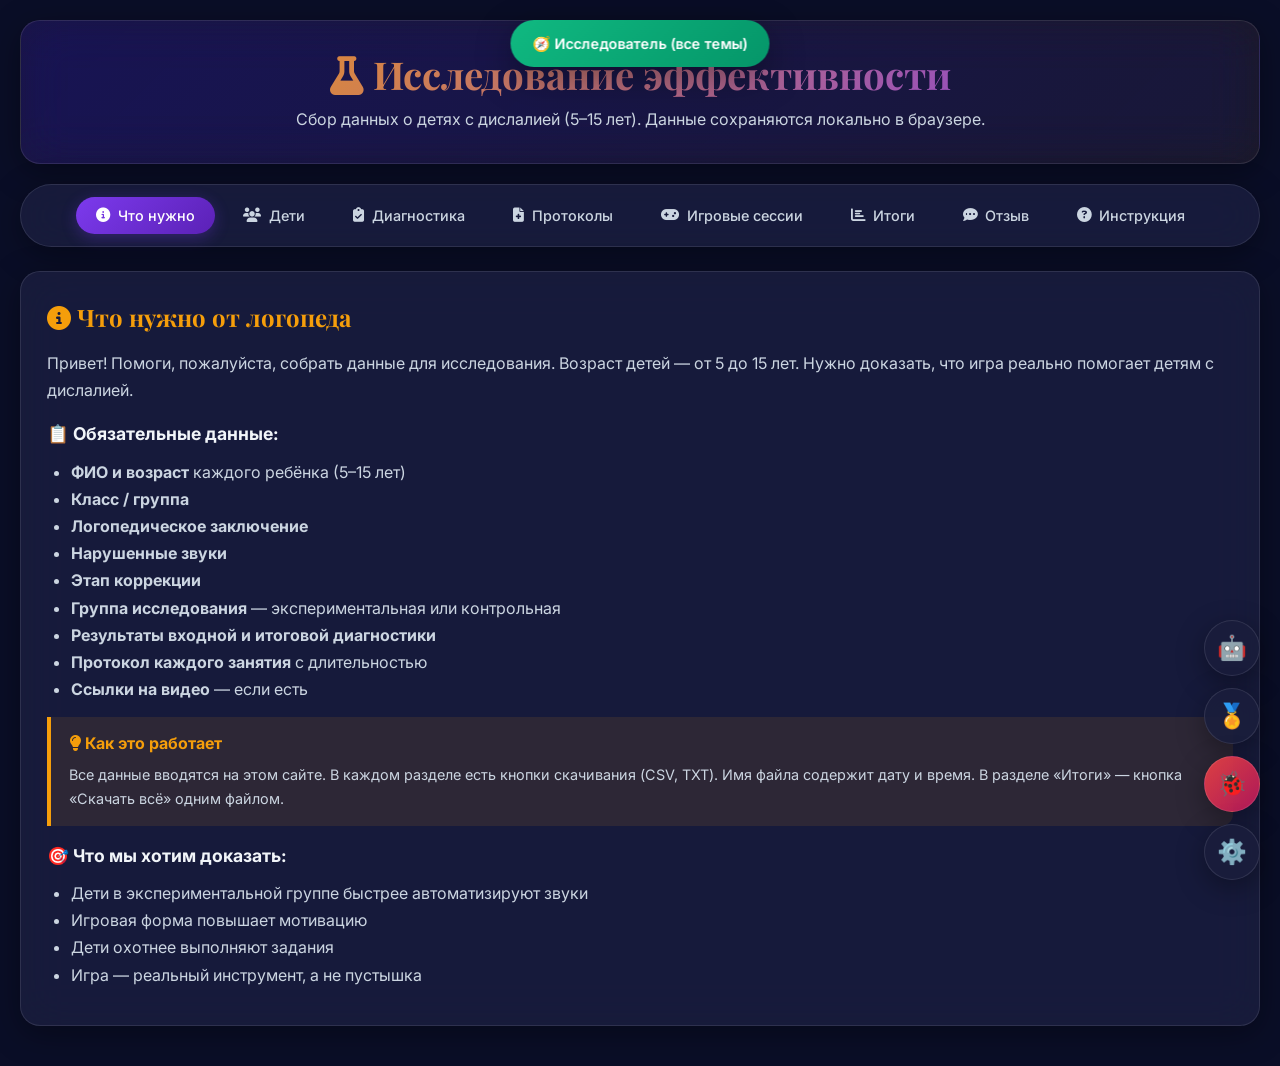
<file: speech-game/research.html>
<!DOCTYPE html>
<html lang="ru">
<head>
<meta charset="UTF-8">
<meta name="viewport" content="width=device-width, initial-scale=1.0, maximum-scale=5.0, viewport-fit=cover">
<meta name="theme-color" content="#0a0e27">
<title>Исследование — Говорю правильно</title>
<link rel="preconnect" href="https://fonts.googleapis.com">
<link href="https://fonts.googleapis.com/css2?family=Inter:wght@300;400;500;600;700;800;900&family=Playfair+Display:wght@700;900&family=Share+Tech+Mono&display=swap" rel="stylesheet">
<link rel="stylesheet" href="https://cdnjs.cloudflare.com/ajax/libs/font-awesome/6.4.0/css/all.min.css">
<link rel="stylesheet" href="css/core.css">
<style>
:root{
  --bg-primary:#0a0e27;--bg-secondary:#12163b;--bg-card:rgba(26,30,60,0.85);
  --glass-border:rgba(255,255,255,0.1);--glass-highlight:rgba(255,255,255,0.14);
  --purple:#7c3aed;--purple-light:#a78bfa;--purple-dark:#5b21b6;
  --gold:#f59e0b;--gold-light:#fbbf24;--green:#10b981;--red:#ef4444;--cyan:#06b6d4;--pink:#ec4899;
  --text-primary:#f1f5f9;--text-secondary:#cbd5e1;--text-muted:#64748b;
  --radius:20px;--radius-sm:12px;
  --shadow-card:0 8px 32px rgba(0,0,0,0.35);--shadow-glow:0 0 40px rgba(124,58,237,0.15);
  --transition:0.28s cubic-bezier(0.34,1.56,0.64,1);
  --transition-smooth:0.4s cubic-bezier(0.4,0,0.2,1);
}
[data-theme="official"]{--bg-primary:#f1f5f9;--bg-card:rgba(255,255,255,0.92);--glass-border:rgba(0,0,0,0.08);--purple:#1e40af;--purple-dark:#1e3a8a;--gold:#d97706;--text-primary:#0f172a;--text-secondary:#334155;--text-muted:#64748b;--shadow-card:0 2px 8px rgba(0,0,0,0.06);}
[data-theme="elderly"]{--bg-primary:#fff;--bg-card:rgba(255,255,255,0.96);--glass-border:rgba(0,0,0,0.2);--purple:#1e40af;--purple-dark:#1e3a8a;--gold:#b45309;--text-primary:#000;--text-secondary:#1f2937;--text-muted:#4b5563;}
[data-theme="sakura"]{--bg-primary:#fdf2f8;--bg-card:rgba(255,255,255,0.85);--glass-border:rgba(236,72,153,0.18);--purple:#be185d;--purple-dark:#831843;--gold:#f97316;--text-primary:#1f2937;--text-secondary:#4b5563;--text-muted:#9ca3af;}
[data-theme="sakura-night"]{--bg-primary:#2d1430;--bg-card:rgba(74,29,63,0.75);--glass-border:rgba(236,72,153,0.3);--purple:#ec4899;--purple-dark:#be185d;--gold:#fb923c;--text-primary:#fce7f3;--text-secondary:#fbcfe8;--text-muted:#9d174d;}
[data-theme="cosmos"]{--bg-primary:#030014;--bg-card:rgba(20,15,60,0.7);--glass-border:rgba(139,92,246,0.3);--purple:#8b5cf6;--purple-dark:#6d28d9;--gold:#fbbf24;--text-primary:#e0e7ff;--text-secondary:#a5b4fc;--text-muted:#6366f1;}
[data-theme="hacker"]{--bg-primary:#000;--bg-card:rgba(0,20,0,0.85);--glass-border:rgba(0,255,0,0.3);--purple:#00ff41;--purple-dark:#16a34a;--gold:#00ff41;--green:#00ff41;--text-primary:#00ff41;--text-secondary:#22c55e;--text-muted:#16a34a;--font-family:'Share Tech Mono',monospace;}
[data-theme="summer"]{--bg-primary:#fef9c3;--bg-card:rgba(255,255,255,0.82);--glass-border:rgba(251,191,36,0.35);--purple:#ea580c;--purple-dark:#c2410c;--gold:#f59e0b;--text-primary:#1f2937;--text-secondary:#4b5563;--text-muted:#9ca3af;}
[data-theme="summer-night"]{--bg-primary:#1e1b4b;--bg-card:rgba(49,46,129,0.75);--glass-border:rgba(251,191,36,0.25);--purple:#fbbf24;--purple-dark:#f59e0b;--gold:#fbbf24;--text-primary:#fef3c7;--text-secondary:#fde68a;--text-muted:#a16207;}
[data-theme="autumn"]{--bg-primary:#fef3c7;--bg-card:rgba(255,255,255,0.82);--glass-border:rgba(217,119,6,0.3);--purple:#b45309;--purple-dark:#7c2d12;--gold:#d97706;--text-primary:#1f2937;--text-secondary:#4b5563;--text-muted:#9ca3af;}
[data-theme="autumn-night"]{--bg-primary:#1c1410;--bg-card:rgba(61,40,24,0.75);--glass-border:rgba(217,119,6,0.3);--purple:#f97316;--purple-dark:#b45309;--gold:#f59e0b;--text-primary:#fef3c7;--text-secondary:#fdba74;--text-muted:#a16207;}
[data-theme="winter"]{--bg-primary:#e0f2fe;--bg-card:rgba(255,255,255,0.88);--glass-border:rgba(2,132,199,0.22);--purple:#0369a1;--purple-dark:#075985;--gold:#0891b2;--text-primary:#0c4a6e;--text-secondary:#475569;--text-muted:#94a3b8;}
[data-theme="winter-night"]{--bg-primary:#0c1e3d;--bg-card:rgba(30,58,95,0.75);--glass-border:rgba(34,211,238,0.3);--purple:#22d3ee;--purple-dark:#0891b2;--gold:#67e8f9;--text-primary:#e0f2fe;--text-secondary:#a5f3fc;--text-muted:#0e7490;}
[data-theme="spring"]{--bg-primary:#ecfccb;--bg-card:rgba(255,255,255,0.82);--glass-border:rgba(22,163,74,0.22);--purple:#15803d;--purple-dark:#166534;--gold:#ca8a04;--text-primary:#14532d;--text-secondary:#475569;--text-muted:#94a3b8;}
[data-theme="spring-night"]{--bg-primary:#0f2418;--bg-card:rgba(26,61,40,0.75);--glass-border:rgba(74,222,128,0.3);--purple:#4ade80;--purple-dark:#16a34a;--gold:#facc15;--text-primary:#dcfce7;--text-secondary:#bbf7d0;--text-muted:#15803d;}
[data-theme="ocean"]{--bg-primary:#082f49;--bg-card:rgba(12,74,110,0.55);--glass-border:rgba(34,211,238,0.3);--purple:#06b6d4;--purple-dark:#0891b2;--gold:#fbbf24;--text-primary:#e0f2fe;--text-secondary:#a5f3fc;--text-muted:#67e8f9;}
[data-theme="ocean-night"]{--bg-primary:#041824;--bg-card:rgba(8,47,73,0.75);--glass-border:rgba(34,211,238,0.2);--purple:#0891b2;--purple-dark:#0e7490;--gold:#fbbf24;--text-primary:#cffafe;--text-secondary:#67e8f9;--text-muted:#0e7490;}
[data-theme="cyberpunk"]{--bg-primary:#0d0221;--bg-card:rgba(45,0,84,0.7);--glass-border:rgba(255,0,200,0.35);--purple:#ff00c8;--purple-dark:#cc009f;--gold:#00ffff;--text-primary:#f0abfc;--text-secondary:#e879f9;--text-muted:#a21caf;}
[data-theme="forest"]{--bg-primary:#f0fdf4;--bg-card:rgba(255,255,255,0.85);--glass-border:rgba(21,128,61,0.2);--purple:#166534;--purple-dark:#14532d;--gold:#a16207;--text-primary:#14532d;--text-secondary:#365314;--text-muted:#65a30d;}
[data-theme="forest-night"]{--bg-primary:#0a1f10;--bg-card:rgba(20,50,31,0.75);--glass-border:rgba(34,197,94,0.3);--purple:#22c55e;--purple-dark:#16a34a;--gold:#ca8a04;--text-primary:#dcfce7;--text-secondary:#bbf7d0;--text-muted:#15803d;}
[data-theme="retro"]{--bg-primary:#1a1a2e;--bg-card:rgba(22,33,62,0.9);--glass-border:rgba(255,255,255,0.15);--purple:#e94560;--purple-dark:#b82740;--gold:#f9c80e;--text-primary:#ffffff;--text-secondary:#b8b8c8;--text-muted:#6b6b8a;--font-family:'Courier New',monospace;}
[data-theme="minimal"]{--bg-primary:#fafafa;--bg-card:rgba(255,255,255,0.9);--glass-border:rgba(0,0,0,0.06);--purple:#111827;--purple-dark:#000;--gold:#4b5563;--text-primary:#111827;--text-secondary:#4b5563;--text-muted:#9ca3af;}
[data-theme="minimal-night"]{--bg-primary:#0a0a0a;--bg-card:rgba(23,23,23,0.9);--glass-border:rgba(255,255,255,0.08);--purple:#fafafa;--purple-dark:#d4d4d4;--gold:#a3a3a3;--text-primary:#fafafa;--text-secondary:#a3a3a3;--text-muted:#525252;}
[data-theme="pastel"]{--bg-primary:#fef6e4;--bg-card:rgba(255,255,255,0.85);--glass-border:rgba(244,114,182,0.2);--purple:#a78bfa;--purple-dark:#8b5cf6;--gold:#fbbf24;--text-primary:#5b4b8a;--text-secondary:#7c6a9a;--text-muted:#a89bc4;}
[data-theme="oriental"]{--bg-primary:#1a1410;--bg-card:rgba(44,30,21,0.75);--glass-border:rgba(212,165,116,0.3);--purple:#d4a574;--purple-dark:#a67c52;--gold:#ffd700;--text-primary:#fdf4dc;--text-secondary:#d4a574;--text-muted:#8b7355;}
[data-theme="neon"]{--bg-primary:#000;--bg-card:rgba(10,10,20,0.85);--glass-border:rgba(0,255,255,0.35);--purple:#ff0080;--purple-dark:#cc0066;--gold:#00ffff;--text-primary:#fff;--text-secondary:#00ffff;--text-muted:#ff0080;}

*,*::before,*::after{margin:0;padding:0;box-sizing:border-box;-webkit-tap-highlight-color:transparent;}
html{scroll-behavior:smooth;font-size:16px;}
body{font-family:var(--font-family,'Inter',sans-serif);background:var(--bg-primary);color:var(--text-primary);min-height:100vh;min-height:100dvh;padding:20px;line-height:1.6;transition:background var(--transition-smooth),color var(--transition-smooth);}
[data-theme^="hacker"] body,[data-theme="retro"] body{font-family:'Share Tech Mono',monospace;}

.container-wrap{position:relative;z-index:1;max-width:1400px;margin:0 auto;}
button,input,select,textarea{font-family:inherit;font-size:inherit;color:inherit;}
button{cursor:pointer;border:none;background:none;}
a{color:var(--purple);text-decoration:none;transition:color var(--transition);}
a:hover{color:var(--purple-light);}

/* ============================================================
   HEADER
   ============================================================ */
.header{
  background:linear-gradient(135deg,rgba(124,58,237,.15),rgba(245,158,11,.08));
  border-radius:var(--radius);padding:30px 20px;text-align:center;
  border:1px solid var(--glass-border);backdrop-filter:blur(24px) saturate(180%);
  -webkit-backdrop-filter:blur(24px) saturate(180%);
  margin-bottom:20px;box-shadow:var(--shadow-card);
}
[data-theme="official"] .header{background:linear-gradient(135deg,#dbeafe,#eff6ff);}
[data-theme="elderly"] .header{background:linear-gradient(135deg,#e0e7ff,#f0f0f0);border-width:2px;}
[data-theme="sakura"] .header{background:linear-gradient(135deg,rgba(255,255,255,.6),rgba(252,231,243,.7));border-color:rgba(236,72,153,.25);}
[data-theme="sakura-night"] .header{background:linear-gradient(135deg,rgba(74,29,63,.5),rgba(131,24,67,.6));border-color:rgba(236,72,153,.4);}
[data-theme="cosmos"] .header{background:linear-gradient(135deg,rgba(139,92,246,.15),rgba(6,182,212,.1));border-color:rgba(139,92,246,.35);}
[data-theme="hacker"] .header{background:rgba(0,20,0,.7);border-color:#00ff41;box-shadow:0 0 40px rgba(0,255,65,.3);}
[data-theme="cyberpunk"] .header{background:linear-gradient(135deg,rgba(255,0,200,.15),rgba(0,255,255,.1));border-color:rgba(255,0,200,.4);}
[data-theme="neon"] .header{background:linear-gradient(135deg,rgba(255,0,128,.15),rgba(0,255,255,.1));border-color:rgba(0,255,255,.4);}

.header h1{
  font-family:'Playfair Display',serif;
  font-size:clamp(1.5rem,4vw,2.4rem);
  background:linear-gradient(135deg,var(--gold),var(--purple));
  -webkit-background-clip:text;background-clip:text;color:transparent;
  margin-bottom:10px;line-height:1.2;
}
[data-theme="hacker"] .header h1{
  background:none;-webkit-text-fill-color:#00ff41;color:#00ff41;
  text-shadow:0 0 20px #00ff41,0 0 40px #00ff41;
  font-family:'Share Tech Mono',monospace;
}
[data-theme="cyberpunk"] .header h1{
  background:linear-gradient(135deg,#ff00c8,#00ffff);
  -webkit-background-clip:text;background-clip:text;
  filter:drop-shadow(0 0 20px rgba(255,0,200,.6));
}
.header p{color:var(--text-secondary);font-size:1rem;}

/* ============================================================
   NAVIGATION
   ============================================================ */
.research-nav{
  display:flex;flex-wrap:wrap;gap:8px;padding:12px 16px;
  background:var(--bg-card);backdrop-filter:blur(24px) saturate(180%);
  -webkit-backdrop-filter:blur(24px) saturate(180%);
  border-radius:60px;border:1px solid var(--glass-border);
  margin-bottom:24px;justify-content:center;
  box-shadow:var(--shadow-card);
}
[data-theme="hacker"] .research-nav{background:rgba(0,20,0,.8);border-color:#00ff41;box-shadow:0 0 20px rgba(0,255,65,.2);}
.research-nav button{
  padding:10px 20px;border:none;background:transparent;color:var(--text-secondary);
  border-radius:40px;cursor:pointer;font-family:inherit;font-weight:500;font-size:.9rem;
  transition:var(--transition);display:flex;align-items:center;gap:8px;white-space:nowrap;
}
.research-nav button:hover{background:rgba(124,58,237,.1);color:var(--text-primary);transform:translateY(-1px);}
.research-nav button.active{
  background:linear-gradient(135deg,var(--purple),var(--purple-dark));
  color:#fff;box-shadow:0 4px 15px rgba(124,58,237,.3);
}
[data-theme="hacker"] .research-nav button{color:#00ff41;}
[data-theme="hacker"] .research-nav button:hover{background:rgba(0,255,65,.15);}
[data-theme="hacker"] .research-nav button.active{background:#00ff41;color:#000;box-shadow:0 0 20px #00ff41;}
[data-theme="cyberpunk"] .research-nav button.active{background:linear-gradient(135deg,#ff00c8,#00ffff);color:#000;}
[data-theme="neon"] .research-nav button.active{background:linear-gradient(135deg,#ff0080,#00ffff);color:#000;}

/* ============================================================
   SECTIONS
   ============================================================ */
.section{display:none;animation:fadeIn .4s ease-out;}
.section.active{display:block;}
@keyframes fadeIn{from{opacity:0;transform:translateY(20px);}to{opacity:1;transform:translateY(0);}}
[data-theme="official"] .section{animation:none;}

/* ============================================================
   CARD
   ============================================================ */
.card{
  background:var(--bg-card);border:1px solid var(--glass-border);
  border-radius:var(--radius);padding:26px;margin-bottom:20px;
  backdrop-filter:blur(24px) saturate(180%);
  -webkit-backdrop-filter:blur(24px) saturate(180%);
  box-shadow:var(--shadow-card);
  transition:transform var(--transition-smooth),box-shadow var(--transition-smooth);
}
.card:hover{
  box-shadow:0 12px 40px rgba(0,0,0,.14),inset 0 1px 0 rgba(255,255,255,.18);
}
[data-theme="hacker"] .card{border-color:#00ff41;box-shadow:0 0 20px rgba(0,255,65,.15);}
.card h2{
  font-family:'Playfair Display',serif;font-size:1.5rem;
  margin-bottom:14px;color:var(--gold);
}
[data-theme="hacker"] .card h2{
  font-family:'Share Tech Mono',monospace;color:#00ff41;
  text-shadow:0 0 10px #00ff41;
}
.card h3{font-size:1.1rem;margin:16px 0 10px;color:var(--text-primary);}
.card p,.card li{color:var(--text-secondary);line-height:1.7;}
.card ul,.card ol{padding-left:24px;margin:10px 0;}

/* ============================================================
   TABLE
   ============================================================ */
.data-table{width:100%;border-collapse:collapse;margin:14px 0;border-radius:var(--radius-sm);overflow:hidden;font-size:.9rem;}
.data-table th,.data-table td{border:1px solid var(--glass-border);padding:10px 12px;text-align:left;}
.data-table th{background:rgba(124,58,237,.15);color:var(--text-primary);font-weight:600;font-size:.85rem;}
[data-theme="hacker"] .data-table th{background:rgba(0,255,65,.1);color:#00ff41;border-color:rgba(0,255,65,.3);}
[data-theme="hacker"] .data-table td{border-color:rgba(0,255,65,.3);}
.data-table input,.data-table select{
  width:100%;padding:6px 8px;border:1px solid var(--glass-border);border-radius:8px;
  background:rgba(0,0,0,.2);color:var(--text-primary);font-family:inherit;font-size:.85rem;
}
.data-table select option{background:#1e293b;color:#fff;}
[data-theme="hacker"] .data-table input,[data-theme="hacker"] .data-table select{
  background:#000;color:#00ff41;border-color:#00ff41;
}

/* ============================================================
   BUTTONS
   ============================================================ */
.btn{
  padding:10px 22px;border:none;border-radius:980px;font-weight:600;cursor:pointer;
  transition:transform var(--transition),box-shadow 0.28s,background 0.28s,filter 0.28s;
  font-family:inherit;font-size:.9rem;display:inline-flex;align-items:center;gap:8px;
}
.btn:hover:not(:disabled){transform:translateY(-2px) scale(1.02);filter:brightness(1.08);}
.btn:active:not(:disabled){transform:translateY(0) scale(0.96);transition-duration:0.1s;}
.btn-primary{background:linear-gradient(135deg,var(--purple),var(--purple-dark));color:#fff;}
.btn-primary:hover{box-shadow:0 6px 20px rgba(124,58,237,.4);}
.btn-success{background:var(--green);color:#fff;}
.btn-success:hover{box-shadow:0 6px 20px rgba(16,185,129,.4);}
.btn-outline{background:transparent;border:2px solid var(--glass-border);color:var(--text-primary);}
.btn-outline:hover{border-color:var(--purple);background:rgba(124,58,237,.05);}
.btn-danger{background:var(--red);color:#fff;}
.btn-danger:hover{box-shadow:0 6px 20px rgba(239,68,68,.4);}
[data-theme="hacker"] .btn-primary{background:#00ff41;color:#000;box-shadow:0 0 20px #00ff41;}
[data-theme="hacker"] .btn-outline{border-color:#00ff41;color:#00ff41;}
[data-theme="cyberpunk"] .btn-primary{background:linear-gradient(135deg,#ff00c8,#00ffff);color:#000;}
[data-theme="neon"] .btn-primary{background:linear-gradient(135deg,#ff0080,#00ffff);color:#000;}

/* ============================================================
   FORM
   ============================================================ */
.form-grid{display:grid;grid-template-columns:repeat(auto-fit,minmax(240px,1fr));gap:14px;margin:14px 0;}
.form-field{display:flex;flex-direction:column;gap:6px;}
.form-field label{font-size:.85rem;color:var(--text-secondary);font-weight:500;}
.form-field input,.form-field select,.form-field textarea{
  padding:12px;border:1px solid var(--glass-border);border-radius:12px;
  background:rgba(0,0,0,.2);color:var(--text-primary);font-family:inherit;font-size:1rem;
  transition:var(--transition);
}
.form-field input:focus,.form-field select:focus,.form-field textarea:focus{
  outline:none;border-color:var(--purple);box-shadow:0 0 0 3px rgba(124,58,237,.1);
}
.form-field textarea{min-height:80px;resize:vertical;}
.form-field select option{background:#1e293b;color:#fff;}
[data-theme="hacker"] .form-field input,[data-theme="hacker"] .form-field select,[data-theme="hacker"] .form-field textarea{
  background:#000;color:#00ff41;border-color:#00ff41;
}
[data-theme="hacker"] .form-field select option{background:#000;color:#00ff41;}

/* ============================================================
   CHILD LIST
   ============================================================ */
.child-list{display:grid;grid-template-columns:repeat(auto-fill,minmax(280px,1fr));gap:14px;margin:14px 0;}
.child-card{
  background:rgba(255,255,255,.04);border:1px solid var(--glass-border);
  border-radius:var(--radius-sm);padding:14px;position:relative;
  transition:transform var(--transition-smooth),box-shadow var(--transition-smooth);
}
.child-card:hover{
  transform:translateY(-2px) scale(1.01);
  box-shadow:0 8px 24px rgba(0,0,0,.12),inset 0 1px 0 rgba(255,255,255,.25);
}
[data-theme="hacker"] .child-card{background:rgba(0,20,0,.6);border-color:#00ff41;}
.child-card .child-name{font-weight:600;font-size:1.05rem;margin-bottom:6px;}
.child-card .child-info{font-size:.85rem;color:var(--text-secondary);line-height:1.6;}
.badge-group{display:inline-block;padding:3px 12px;border-radius:30px;font-size:.7rem;font-weight:600;margin-top:6px;}
.badge-exp{background:rgba(124,58,237,.2);color:#a78bfa;border:1px solid rgba(124,58,237,.3);}
.badge-ctrl{background:rgba(16,185,129,.2);color:#10b981;border:1px solid rgba(16,185,129,.3);}
.delete-child{
  position:absolute;top:8px;right:8px;background:transparent;border:none;
  color:var(--text-muted);cursor:pointer;padding:4px 8px;border-radius:50%;
  transition:var(--transition);
}
.delete-child:hover{color:var(--red);background:rgba(239,68,68,.1);}

/* ============================================================
   MODAL
   ============================================================ */
.modal-overlay{
  position:fixed;inset:0;z-index:1200;background:rgba(0,0,0,.85);
  backdrop-filter:blur(20px);-webkit-backdrop-filter:blur(20px);
  display:none;align-items:center;justify-content:center;padding:20px;
}
.modal-overlay.active{display:flex;}
.modal-box{
  background:var(--bg-card);border:1px solid var(--glass-border);
  border-radius:28px;padding:28px;max-width:560px;width:100%;
  max-height:90vh;overflow-y:auto;box-shadow:var(--shadow-card);
  backdrop-filter:blur(40px) saturate(180%);
  -webkit-backdrop-filter:blur(40px) saturate(180%);
}
[data-theme="hacker"] .modal-box{border-color:#00ff41;box-shadow:0 0 40px rgba(0,255,65,.3);}
.modal-box h3{margin-bottom:16px;color:var(--gold);font-size:1.3rem;}
[data-theme="hacker"] .modal-box h3{color:#00ff41;font-family:'Share Tech Mono',monospace;}

/* ============================================================
   DOWNLOAD BAR
   ============================================================ */
.download-bar{
  display:flex;gap:10px;flex-wrap:wrap;padding:12px 16px;
  background:rgba(16,185,129,.08);border:1px solid rgba(16,185,129,.2);
  border-radius:var(--radius-sm);margin:14px 0;align-items:center;
}
.download-bar .label{font-weight:600;color:var(--green);font-size:.9rem;margin-right:8px;}

/* ============================================================
   INFO BLOCK
   ============================================================ */
.info-block{
  background:rgba(245,158,11,.1);border-left:4px solid var(--gold);
  border-radius:0 var(--radius-sm) var(--radius-sm) 0;
  padding:14px 18px;margin:14px 0;
}
.info-block h4{color:var(--gold);margin-bottom:6px;font-size:1rem;}
.info-block p,.info-block li{color:var(--text-secondary);font-size:.9rem;}
.info-block.success{background:rgba(16,185,129,.1);border-left-color:var(--green);}
.info-block.success h4{color:var(--green);}

/* ============================================================
   DASHBOARD / CHARTS
   ============================================================ */
.stats-grid{
  display:grid;grid-template-columns:repeat(auto-fit,minmax(160px,1fr));
  gap:14px;margin:16px 0;
}
.stat-tile{
  background:linear-gradient(135deg,rgba(124,58,237,.12),rgba(245,158,11,.08));
  border:1px solid var(--glass-border);border-radius:16px;
  padding:16px;text-align:center;transition:var(--transition);
}
.stat-tile:hover{transform:translateY(-3px);box-shadow:var(--shadow-glow);}
.stat-tile .stat-label{
  font-size:.75rem;color:var(--text-muted);text-transform:uppercase;
  letter-spacing:.05em;margin-bottom:6px;
}
.stat-tile .stat-value{
  font-size:2.2rem;font-weight:900;
  background:linear-gradient(135deg,var(--gold),var(--purple));
  -webkit-background-clip:text;background-clip:text;color:transparent;
  line-height:1;
}
.stat-tile .stat-sub{font-size:.75rem;color:var(--text-muted);margin-top:6px;}

.chart-container{
  background:rgba(0,0,0,.2);border-radius:16px;padding:16px;
  margin:16px 0;border:1px solid var(--glass-border);
}
.chart-title{
  font-weight:600;font-size:.95rem;margin-bottom:12px;
  color:var(--text-primary);display:flex;align-items:center;gap:8px;
}
.bar-chart{display:flex;flex-direction:column;gap:10px;}
.bar-row{display:flex;align-items:center;gap:10px;font-size:.85rem;}
.bar-label{min-width:90px;color:var(--text-secondary);font-weight:500;}
.bar-track{
  flex:1;height:22px;background:rgba(255,255,255,.05);
  border-radius:980px;overflow:hidden;position:relative;
}
.bar-fill{
  height:100%;border-radius:980px;transition:width .8s cubic-bezier(.34,1.56,.64,1);
  display:flex;align-items:center;justify-content:flex-end;
  padding-right:8px;color:#fff;font-size:.75rem;font-weight:700;
}
.bar-fill.green{background:linear-gradient(135deg,#10b981,#059669);}
.bar-fill.orange{background:linear-gradient(135deg,#f59e0b,#d97706);}
.bar-fill.red{background:linear-gradient(135deg,#ef4444,#b91c1c);}
.bar-fill.purple{background:linear-gradient(135deg,#7c3aed,#5b21b6);}
.bar-fill.cyan{background:linear-gradient(135deg,#06b6d4,#0891b2);}

.sound-chips{display:flex;flex-wrap:wrap;gap:8px;margin-top:10px;}
.sound-chip{
  padding:6px 14px;border-radius:980px;font-size:.8rem;font-weight:600;
  background:rgba(124,58,237,.18);color:var(--purple-light);
  border:1px solid rgba(124,58,237,.3);
}
.sound-chip .count{opacity:.7;margin-left:4px;}

/* ============================================================
   LOADING
   ============================================================ */
.skeleton{
  background:linear-gradient(90deg,rgba(255,255,255,.05) 25%,rgba(255,255,255,.1) 50%,rgba(255,255,255,.05) 75%);
  background-size:200% 100%;
  animation:skeletonShine 1.5s infinite;
  border-radius:8px;height:20px;margin:6px 0;
}
@keyframes skeletonShine{0%{background-position:200% 0;}100%{background-position:-200% 0;}}

/* ============================================================
   RESPONSIVE
   ============================================================ */
@media (max-width:768px){
  body{padding:12px;font-size:16px;}
  .header{padding:20px 15px;border-radius:16px;}
  .card{padding:18px;}
  .data-table{font-size:.75rem;}
  .data-table th,.data-table td{padding:6px 8px;}
  .research-nav{
    border-radius:24px;padding:8px 10px;gap:4px;
    overflow-x:auto;flex-wrap:nowrap;justify-content:flex-start;
    scrollbar-width:none;-webkit-overflow-scrolling:touch;
  }
  .research-nav::-webkit-scrollbar{display:none;}
  .research-nav button{padding:6px 12px;font-size:.75rem;flex-shrink:0;}
  .research-nav button span{display:none;}
  .research-nav button i{font-size:1.1rem;}
  .form-grid{grid-template-columns:1fr;}
  .child-list{grid-template-columns:1fr;}
  .download-bar{flex-direction:column;align-items:stretch;}
  .download-bar .label{margin-bottom:6px;}
  .modal-box{padding:20px;border-radius:20px;}
  .stats-grid{grid-template-columns:repeat(auto-fit,minmax(130px,1fr));}
  .stat-tile .stat-value{font-size:1.7rem;}
}
@media (max-width:480px){
  .header h1{font-size:1.5rem;}
  .card h2{font-size:1.2rem;}
}

@media (prefers-reduced-motion: reduce){
  *,*::before,*::after{animation-duration:.001ms !important;transition-duration:.001ms !important;}
}
</style>
</head>
<body>

<div class="container-wrap">

<!-- ============================================================
     HEADER
     ============================================================ -->
<div class="header">
  <h1><i class="fas fa-flask"></i> <span data-i18n="research.title">Исследование эффективности</span></h1>
  <p data-i18n="research.subtitle">Сбор данных о детях с дислалией (5–15 лет). Данные сохраняются локально в браузере.</p>
</div>

<!-- ============================================================
     NAVIGATION
     ============================================================ -->
<div class="research-nav">
  <button class="active" data-section="intro" onclick="switchSection('intro', this)"><i class="fas fa-info-circle"></i> <span data-i18n="research.nav.intro">Что нужно</span></button>
  <button data-section="children" onclick="switchSection('children', this)"><i class="fas fa-users"></i> <span data-i18n="research.nav.children">Дети</span></button>
  <button data-section="diagnostics" onclick="switchSection('diagnostics', this)"><i class="fas fa-clipboard-check"></i> <span data-i18n="research.nav.diagnostics">Диагностика</span></button>
  <button data-section="protocols" onclick="switchSection('protocols', this)"><i class="fas fa-file-medical"></i> <span data-i18n="research.nav.protocols">Протоколы</span></button>
  <button data-section="gamesessions" onclick="switchSection('gamesessions', this)"><i class="fas fa-gamepad"></i> <span data-i18n="research.nav.sessions">Игровые сессии</span></button>
  <button data-section="summary" onclick="switchSection('summary', this)"><i class="fas fa-chart-bar"></i> <span data-i18n="research.nav.summary">Итоги</span></button>
  <button data-section="feedback" onclick="switchSection('feedback', this)"><i class="fas fa-comment-dots"></i> <span data-i18n="research.nav.feedback">Отзыв</span></button>
  <button data-section="instructions" onclick="switchSection('instructions', this)"><i class="fas fa-question-circle"></i> <span data-i18n="research.nav.instructions">Инструкция</span></button>
</div>

<!-- ============================================================
     SECTION: ЧТО НУЖНО
     ============================================================ -->
<div id="intro" class="section active">
  <div class="card">
    <h2><i class="fas fa-info-circle"></i> Что нужно от логопеда</h2>
    <p>Привет! Помоги, пожалуйста, собрать данные для исследования. Возраст детей — от 5 до 15 лет. Нужно доказать, что игра реально помогает детям с дислалией.</p>
    <h3>📋 Обязательные данные:</h3>
    <ul>
      <li><strong>ФИО и возраст</strong> каждого ребёнка (5–15 лет)</li>
      <li><strong>Класс / группа</strong></li>
      <li><strong>Логопедическое заключение</strong></li>
      <li><strong>Нарушенные звуки</strong></li>
      <li><strong>Этап коррекции</strong></li>
      <li><strong>Группа исследования</strong> — экспериментальная или контрольная</li>
      <li><strong>Результаты входной и итоговой диагностики</strong></li>
      <li><strong>Протокол каждого занятия</strong> с длительностью</li>
      <li><strong>Ссылки на видео</strong> — если есть</li>
    </ul>
    <div class="info-block">
      <h4><i class="fas fa-lightbulb"></i> Как это работает</h4>
      <p>Все данные вводятся на этом сайте. В каждом разделе есть кнопки скачивания (CSV, TXT). Имя файла содержит дату и время. В разделе «Итоги» — кнопка «Скачать всё» одним файлом.</p>
    </div>
    <h3>🎯 Что мы хотим доказать:</h3>
    <ul>
      <li>Дети в экспериментальной группе быстрее автоматизируют звуки</li>
      <li>Игровая форма повышает мотивацию</li>
      <li>Дети охотнее выполняют задания</li>
      <li>Игра — реальный инструмент, а не пустышка</li>
    </ul>
  </div>
</div>

<!-- ============================================================
     SECTION: ДЕТИ
     ============================================================ -->
<div id="children" class="section">
  <div class="card">
    <h2><i class="fas fa-users"></i> Список детей</h2>
    <p>Добавь детей, участвующих в исследовании.</p>
    <button class="btn btn-primary" onclick="openChildForm()"><i class="fas fa-plus"></i> Добавить ребёнка</button>
    <div class="download-bar">
      <span class="label"><i class="fas fa-download"></i> Скачать раздел:</span>
      <button class="btn btn-success" onclick="exportChildren()"><i class="fas fa-file-csv"></i> CSV</button>
      <button class="btn btn-outline" onclick="exportChildrenTXT()"><i class="fas fa-file-alt"></i> TXT</button>
    </div>
    <div id="childList" class="child-list"></div>
  </div>
</div>

<!-- ============================================================
     SECTION: ДИАГНОСТИКА
     ============================================================ -->
<div id="diagnostics" class="section">
  <div class="card">
    <h2><i class="fas fa-clipboard-check"></i> Диагностика «до» и «после»</h2>
    <div class="info-block">
      <h4><i class="fas fa-lightbulb"></i> Что это значит?</h4>
      <p><strong>«До»</strong> — состояние ребёнка <u>до начала занятий с игрой</u>. Заполняется, когда ребёнок только начинает участвовать.</p>
      <p><strong>«После»</strong> — состояние <u>после курса занятий</u> (8–10 занятий). Заполняется в конце исследования.</p>
    </div>
    <div style="display:flex;gap:12px;flex-wrap:wrap;margin:12px 0;">
      <label style="display:flex;align-items:center;gap:8px;color:var(--text-secondary);font-size:.9rem;">
        <i class="fas fa-filter"></i> Группа:
        <select id="diagFilter" onchange="renderDiagnosticsTable()" style="padding:8px 12px;border-radius:12px;background:rgba(0,0,0,.2);color:var(--text-primary);border:1px solid var(--glass-border);font-family:inherit;">
          <option value="all">Все</option>
          <option value="exp">Экспериментальная</option>
          <option value="ctrl">Контрольная</option>
        </select>
      </label>
      <label style="display:flex;align-items:center;gap:8px;color:var(--text-secondary);font-size:.9rem;">
        <i class="fas fa-birthday-cake"></i> Возраст:
        <select id="ageFilter" onchange="renderDiagnosticsTable()" style="padding:8px 12px;border-radius:12px;background:rgba(0,0,0,.2);color:var(--text-primary);border:1px solid var(--glass-border);font-family:inherit;">
          <option value="all">Все</option>
        </select>
      </label>
    </div>
    <div class="download-bar">
      <span class="label"><i class="fas fa-download"></i> Скачать:</span>
      <button class="btn btn-success" onclick="exportDiagnostics()"><i class="fas fa-file-csv"></i> CSV</button>
      <button class="btn btn-outline" onclick="exportDiagnosticsTXT()"><i class="fas fa-file-alt"></i> TXT</button>
    </div>
    <div style="overflow-x:auto;">
      <table class="data-table" id="diagnosticsTable">
        <thead><tr>
          <th>ФИО</th><th>Возраст</th><th>Группа</th>
          <th>🔵 Звуки ДО</th><th>🔵 Этап ДО</th>
          <th>🟢 Звуки ПОСЛЕ</th><th>🟢 Этап ПОСЛЕ</th>
          <th>Мотив. ДО</th><th>Мотив. ПОСЛЕ</th>
        </tr></thead>
        <tbody id="diagnosticsBody"></tbody>
      </table>
    </div>
  </div>
</div>

<!-- ============================================================
     SECTION: ПРОТОКОЛЫ
     ============================================================ -->
<div id="protocols" class="section">
  <div class="card">
    <h2><i class="fas fa-file-medical"></i> Протоколы занятий</h2>
    <p>Заполняется после каждого занятия с ребёнком из экспериментальной группы.</p>
    <button class="btn btn-primary" onclick="openProtocolForm()"><i class="fas fa-plus"></i> Добавить протокол</button>
    <div class="download-bar">
      <span class="label"><i class="fas fa-download"></i> Скачать:</span>
      <button class="btn btn-success" onclick="exportProtocols()"><i class="fas fa-file-csv"></i> CSV</button>
      <button class="btn btn-outline" onclick="exportProtocolsTXT()"><i class="fas fa-file-alt"></i> TXT</button>
    </div>
    <div id="protocolList"></div>
  </div>
</div>

<!-- ============================================================
     SECTION: ИГРОВЫЕ СЕССИИ
     ============================================================ -->
<div id="gamesessions" class="section">
  <div class="card">
    <h2><i class="fas fa-gamepad"></i> Игровые сессии</h2>
    <p>Здесь автоматически собираются данные из игры. Каждая сессия — это одна партия.</p>
    <div style="display:flex;gap:12px;flex-wrap:wrap;margin:14px 0;">
      <label style="display:flex;align-items:center;gap:8px;color:var(--text-secondary);font-size:.9rem;">
        <i class="fas fa-user"></i> Ребёнок:
        <select id="sessionChildFilter" onchange="renderGameSessions()" style="padding:8px 12px;border-radius:12px;background:rgba(0,0,0,.2);color:var(--text-primary);border:1px solid var(--glass-border);font-family:inherit;">
          <option value="all">Все</option>
        </select>
      </label>
      <label style="display:flex;align-items:center;gap:8px;color:var(--text-secondary);font-size:.9rem;">
        <i class="fas fa-calendar"></i> Период:
        <input type="date" id="sessionDateFrom" onchange="renderGameSessions()" style="padding:8px 12px;border-radius:12px;background:rgba(0,0,0,.2);color:var(--text-primary);border:1px solid var(--glass-border);font-family:inherit;">
        <span style="color:var(--text-muted);">—</span>
        <input type="date" id="sessionDateTo" onchange="renderGameSessions()" style="padding:8px 12px;border-radius:12px;background:rgba(0,0,0,.2);color:var(--text-primary);border:1px solid var(--glass-border);font-family:inherit;">
      </label>
    </div>
    <div class="download-bar">
      <span class="label"><i class="fas fa-download"></i> Скачать:</span>
      <button class="btn btn-success" onclick="exportGameSessions()"><i class="fas fa-file-csv"></i> CSV</button>
      <button class="btn btn-outline" onclick="exportGameSessionsTXT()"><i class="fas fa-file-alt"></i> TXT</button>
      <button class="btn btn-danger" onclick="clearAllGameSessions()"><i class="fas fa-trash"></i> Очистить все</button>
    </div>
    <div id="sessionStats" style="margin:16px 0;"></div>
    <div id="gameSessionsList"></div>
  </div>
</div>

<!-- ============================================================
     SECTION: ИТОГИ (ДАШБОРД)
     ============================================================ -->
<div id="summary" class="section">
  <div class="card">
    <h2><i class="fas fa-chart-bar"></i> Дашборд исследования</h2>
    <div id="summaryStats"></div>
  </div>

  <div class="card">
    <h2><i class="fas fa-chart-line"></i> Успешность по звукам</h2>
    <p style="color:var(--text-secondary);font-size:.9rem;margin-bottom:12px;">На основе игровых сессий — какие звуки отрабатываются чаще всего.</p>
    <div id="soundChart"></div>
  </div>

  <div class="card">
    <h2><i class="fas fa-users-cog"></i> Сравнение групп</h2>
    <p style="color:var(--text-secondary);font-size:.9rem;margin-bottom:12px;">Экспериментальная vs контрольная: диагностика до и после.</p>
    <div id="groupComparison"></div>
  </div>

  <div class="card" style="text-align:center;background:linear-gradient(135deg,rgba(16,185,129,.1),rgba(124,58,237,.1));border:2px solid rgba(16,185,129,.3);">
    <h3 style="color:var(--green);margin-bottom:14px;font-size:1.3rem;"><i class="fas fa-save"></i> Скачать ВСЕ данные</h3>
    <p style="color:var(--text-secondary);margin-bottom:16px;">Один файл со всеми разделами: дети, диагностика, протоколы, игровые сессии, отзыв.</p>
    <div style="display:flex;gap:10px;justify-content:center;flex-wrap:wrap;">
      <button class="btn btn-success" onclick="saveAllData()"><i class="fas fa-download"></i> Скачать всё (.json)</button>
      <button class="btn btn-outline" onclick="saveAllDataCSV()"><i class="fas fa-file-csv"></i> Скачать всё (CSV)</button>
    </div>
  </div>
</div>

<!-- ============================================================
     SECTION: ОТЗЫВ
     ============================================================ -->
<div id="feedback" class="section">
  <div class="card">
    <h2><i class="fas fa-comment-dots"></i> Отзыв логопеда</h2>
    <p>Заполняется после курса занятий. После нажатия «Сохранить» скачивается TXT-файл и поля очищаются.</p>
    <div class="form-grid">
      <div class="form-field">
        <label>Считаете ли игру эффективной?</label>
        <select id="fbEffective">
          <option value="yes">Да</option>
          <option value="no">Нет</option>
          <option value="unsure">Затрудняюсь ответить</option>
        </select>
      </div>
      <div class="form-field">
        <label>Оценка удобства (1-5)</label>
        <input type="number" id="fbConvenience" min="1" max="5" value="5">
      </div>
      <div class="form-field">
        <label>Рекомендовали бы коллегам?</label>
        <select id="fbRecommend">
          <option value="yes">Да</option>
          <option value="no">Нет</option>
        </select>
      </div>
    </div>
    <div class="form-field" style="margin-top:14px;">
      <label>Каких заданий не хватает?</label>
      <textarea id="fbMissing" placeholder="Например, больше заданий на звук Р..."></textarea>
    </div>
    <div class="form-field" style="margin-top:14px;">
      <label>Что улучшить в интерфейсе?</label>
      <textarea id="fbImprove" placeholder="Например, крупнее карта на телефоне..."></textarea>
    </div>
    <div class="form-field" style="margin-top:14px;">
      <label>Трудности в работе с игрой</label>
      <textarea id="fbDifficulties" placeholder="Что было неудобно..."></textarea>
    </div>
    <div style="display:flex;gap:10px;margin-top:16px;flex-wrap:wrap;">
      <button class="btn btn-success" onclick="saveFeedback()"><i class="fas fa-save"></i> Сохранить (скачать TXT)</button>
      <button class="btn btn-outline" onclick="exportFeedbackCSV()"><i class="fas fa-file-csv"></i> CSV</button>
    </div>
  </div>
</div>

<!-- ============================================================
     SECTION: ИНСТРУКЦИЯ
     ============================================================ -->
<div id="instructions" class="section">
  <div class="card">
    <h2><i class="fas fa-question-circle"></i> Как пользоваться сайтом</h2>
    <h3>1. Что нужно</h3>
    <p>Список того, что требуется от логопеда для исследования.</p>
    <h3>2. Дети</h3>
    <p>Нажмите «Добавить ребёнка», укажите ФИО, возраст (5–15), группу (экспериментальная или контрольная).</p>
    <h3>3. Диагностика</h3>
    <p>Заполните «до» и «после» для каждого ребёнка. Используйте фильтры по группе и возрасту.</p>
    <h3>4. Протоколы</h3>
    <p>После каждого занятия добавляйте протокол. Указывайте длительность (20/30/60 мин), количество выполненных заданий, настроение.</p>
    <h3>5. Игровые сессии</h3>
    <p>Здесь автоматически появляются данные из игры. Можно отфильтровать по ребёнку и периоду. Кнопка «В протокол» переносит сессию в протокол.</p>
    <h3>6. Итоги</h3>
    <p>Автоматический анализ данных, графики по звукам и группам. Кнопка «Скачать всё» собирает все разделы в один файл.</p>
    <h3>7. Отзыв</h3>
    <p>После курса заполните анкету. Нажмите «Сохранить (скачать TXT)».</p>
    <div class="info-block success">
      <h4><i class="fas fa-save"></i> Где сохраняются данные?</h4>
      <p>Все данные сохраняются локально в браузере (localStorage). Они не отправляются в интернет.</p>
      <p><strong>Важно:</strong> в конце работы нажмите <strong>«Скачать всё»</strong> в разделе «Итоги», либо используйте ⚙️ Настройки → «Скачать все данные».</p>
    </div>
    <div class="info-block">
      <h4><i class="fas fa-palette"></i> Настройки, баг-репорт, ИИ-помощник</h4>
      <p>В правом нижнем углу — четыре кнопки:</p>
      <ul>
        <li>🤖 <strong>Помощник</strong> — чат с ИИ, отвечает на вопросы о работе сайта</li>
        <li>🏅 <strong>Достижения</strong> — собранные награды</li>
        <li>🐞 <strong>Баг-репорт</strong> — если что-то сломалось, опишите и скачайте отчёт</li>
        <li>⚙️ <strong>Настройки</strong> — темы, язык, шрифт, доступность, бэкап</li>
      </ul>
    </div>
  </div>
</div>

</div><!-- /.container-wrap -->

<!-- ============================================================
     MODAL: ДОБАВИТЬ РЕБЁНКА
     ============================================================ -->
<div class="modal-overlay" id="childModal">
  <div class="modal-box">
    <h3><i class="fas fa-user-plus"></i> Добавить ребёнка</h3>
    <div class="form-grid">
      <div class="form-field"><label>ФИО ребёнка</label><input type="text" id="childName" placeholder="Иванов Иван"></div>
      <div class="form-field"><label>Возраст (5-15 лет)</label><input type="number" id="childAge" min="5" max="15" value="6"></div>
      <div class="form-field"><label>Класс / группа</label><input type="text" id="childGroup" placeholder="Подготовительная группа №3"></div>
      <div class="form-field"><label>Группа исследования</label>
        <select id="childResearchGroup">
          <option value="exp">Экспериментальная (играет)</option>
          <option value="ctrl">Контрольная (не играет)</option>
        </select>
      </div>
      <div class="form-field"><label>Логопедическое заключение</label><input type="text" id="childDiagnosis" placeholder="Дислалия, функциональная, полиморфная"></div>
      <div class="form-field"><label>Нарушенные звуки</label><input type="text" id="childSounds" placeholder="С, Ш, Р, Л"></div>
      <div class="form-field"><label>Текущий этап коррекции</label>
        <select id="childStage">
          <option value="post">Постановка (учимся произносить)</option>
          <option value="syll">Автоматизация в слогах (СА, СО, СУ)</option>
          <option value="words">Автоматизация в словах (САМ, СОК)</option>
          <option value="phrases">Автоматизация во фразах (САМ СКАЗАЛ)</option>
          <option value="speech">Автоматизация в речи (в предложениях)</option>
        </select>
      </div>
      <div class="form-field"><label>Мотивация до (1-5)</label><input type="number" id="childMotivation" min="1" max="5" value="3"></div>
    </div>
    <div style="display:flex;gap:10px;margin-top:18px;">
      <button class="btn btn-success" onclick="saveChild()"><i class="fas fa-check"></i> Сохранить</button>
      <button class="btn btn-outline" onclick="closeModal('childModal')"><i class="fas fa-times"></i> Отмена</button>
    </div>
  </div>
</div>

<!-- ============================================================
     MODAL: ПРОТОКОЛ
     ============================================================ -->
<div class="modal-overlay" id="protocolModal">
  <div class="modal-box">
    <h3><i class="fas fa-file-medical"></i> Новый протокол занятия</h3>
    <div class="form-grid">
      <div class="form-field" style="grid-column:1/-1;">
        <label>📥 Подтянуть из игровой сессии</label>
        <div style="display:flex;gap:8px;align-items:center;flex-wrap:wrap;">
          <select id="protocolSessionSelect" style="flex:1;min-width:200px;padding:12px;border:1px solid var(--glass-border);border-radius:12px;background:rgba(0,0,0,.2);color:var(--text-primary);font-family:inherit;font-size:.95rem;">
            <option value="">— Сначала выберите ребёнка —</option>
          </select>
          <button type="button" class="btn btn-primary" onclick="applySessionToProtocol()" style="padding:12px 20px;font-size:.9rem;white-space:nowrap;">📥 Применить</button>
        </div>
        <div id="protocolSessionPreview" style="margin-top:8px;"></div>
      </div>

      <div class="form-field"><label>ФИО ребёнка</label><select id="protocolChild"></select></div>
      <div class="form-field"><label>Дата занятия</label><input type="date" id="protocolDate"></div>
      <div class="form-field"><label>Длительность занятия</label>
        <select id="protocolDuration">
          <option value="20">20 минут</option>
          <option value="30">30 минут</option>
          <option value="60">1 час</option>
        </select>
      </div>
      <div class="form-field"><label>Количество ходов</label><input type="number" id="protocolMoves" min="1" value="10"></div>
      <div class="form-field"><label>Выполнено полностью</label><input type="number" id="protocolComplete" min="0" value="0"></div>
      <div class="form-field"><label>Выполнено частично</label><input type="number" id="protocolPartial" min="0" value="0"></div>
      <div class="form-field"><label>Не выполнено</label><input type="number" id="protocolFailed" min="0" value="0"></div>
      <div class="form-field"><label>Настроение ребёнка</label>
        <select id="protocolMood">
          <option value="happy">😊 Радостное</option>
          <option value="neutral">😐 Нейтральное</option>
          <option value="sad">😢 Грустное</option>
        </select>
      </div>
      <div class="form-field"><label>Вовлечённость</label>
        <select id="protocolEngagement">
          <option value="high">Высокая</option>
          <option value="medium">Средняя</option>
          <option value="low">Низкая</option>
        </select>
      </div>
      <div class="form-field"><label>Какие звуки автоматизировались</label><input type="text" id="protocolSounds" placeholder="С, Ш"></div>
      <div class="form-field" style="grid-column:1/-1;"><label>Ссылка на видео занятия</label><input type="url" id="protocolVideo" placeholder="https://drive.google.com/... или YouTube"></div>
    </div>
    <div class="form-field" style="margin-top:12px;">
      <label>Замечания логопеда</label>
      <textarea id="protocolNotes" placeholder="Ребёнок хорошо справился..."></textarea>
    </div>
    <div style="display:flex;gap:10px;margin-top:18px;">
      <button class="btn btn-success" onclick="saveProtocol()"><i class="fas fa-check"></i> Сохранить</button>
      <button class="btn btn-outline" onclick="closeModal('protocolModal')"><i class="fas fa-times"></i> Отмена</button>
    </div>
  </div>
</div>

<!-- ============================================================
     ПОДКЛЮЧЕНИЕ МОДУЛЕЙ
     ============================================================ -->
<script type="module">
import {
  initCore, t, toast, state, unlockAchievement, logAction
} from './js/core.js';
import './js/ai_assistant.js';

// ============================================================
// КОНСТАНТЫ И СОСТОЯНИЕ
// ============================================================
const STORAGE_KEY = 'research_data_v3';
const GAME_SESSIONS_KEY = 'speech_game_sessions_v2';

const STAGE_LABELS = {
  post:'Постановка', syll:'Автоматизация в слогах',
  words:'Автоматизация в словах', phrases:'Автоматизация во фразах',
  speech:'Автоматизация в речи'
};
const MOOD_LABELS = { happy:'Радостное', neutral:'Нейтральное', sad:'Грустное' };
const ENGAGEMENT_LABELS = { high:'Высокая', medium:'Средняя', low:'Низкая' };
const GROUP_LABELS = { exp:'Экспериментальная', ctrl:'Контрольная' };

let data = { children: [], protocols: [], feedback: null };

// ============================================================
// ЗАГРУЗКА / СОХРАНЕНИЕ
// ============================================================
function loadData() {
  try {
    const raw = localStorage.getItem(STORAGE_KEY);
    if (raw) data = JSON.parse(raw);
    if (!data.children) data.children = [];
    if (!data.protocols) data.protocols = [];
  } catch (e) { console.warn('Ошибка загрузки'); }
  renderAll();
}
function saveData() {
  try { localStorage.setItem(STORAGE_KEY, JSON.stringify(data)); } catch (e) { console.warn('Ошибка сохранения'); }
  renderAll();
}

function fileTimestamp() {
  const now = new Date();
  const date = now.toISOString().slice(0, 10);
  const time = `${String(now.getHours()).padStart(2,'0')}-${String(now.getMinutes()).padStart(2,'0')}-${String(now.getSeconds()).padStart(2,'0')}`;
  return `${date}_${time}`;
}

function downloadFile(filename, content, mime = 'text/plain;charset=utf-8;') {
  const blob = new Blob([content], { type: mime });
  const link = document.createElement('a');
  link.href = URL.createObjectURL(blob);
  link.download = filename;
  link.click();
  URL.revokeObjectURL(link.href);
}

// ============================================================
// НАВИГАЦИЯ
// ============================================================
window.switchSection = function(id, btn) {
  document.querySelectorAll('.section').forEach(s => s.classList.remove('active'));
  const target = document.getElementById(id);
  if (target) target.classList.add('active');
  document.querySelectorAll('.research-nav button').forEach(b => b.classList.remove('active'));
  if (btn) btn.classList.add('active');
  if (id === 'summary') renderSummary();
  if (id === 'gamesessions') renderGameSessions();
};

window.closeModal = function(id) {
  document.getElementById(id)?.classList.remove('active');
};

window.openChildForm = function() {
  document.getElementById('childModal').classList.add('active');
};

// ============================================================
// ДЕТИ
// ============================================================
window.saveChild = function() {
  const name = document.getElementById('childName').value.trim();
  if (!name) { alert('Введите ФИО ребёнка'); return; }
  const age = Math.max(5, Math.min(15, parseInt(document.getElementById('childAge').value) || 6));
  data.children.push({
    id: Date.now(), name, age,
    group: document.getElementById('childGroup').value.trim(),
    researchGroup: document.getElementById('childResearchGroup').value,
    diagnosis: document.getElementById('childDiagnosis').value.trim(),
    sounds: document.getElementById('childSounds').value.trim(),
    stage: document.getElementById('childStage').value,
    motivation: parseInt(document.getElementById('childMotivation').value) || 3,
    soundsAfter: '', stageAfter: '', motivationAfter: ''
  });
  saveData();
  closeModal('childModal');
  ['childName','childGroup','childDiagnosis','childSounds'].forEach(id => document.getElementById(id).value = '');
  unlockAchievement('first_child');
  toast('Ребёнок добавлен', 'success');
};

window.deleteChild = function(id) {
  if (!confirm('Удалить ребёнка и все его данные?')) return;
  data.children = data.children.filter(c => c.id !== id);
  data.protocols = data.protocols.filter(p => p.childId !== id);
  saveData();
};

function renderChildList() {
  const list = document.getElementById('childList');
  if (!list) return;
  if (data.children.length === 0) {
    list.innerHTML = '<div style="padding:20px;text-align:center;color:var(--text-muted);">Нет добавленных детей</div>';
    return;
  }
  list.innerHTML = '';
  data.children.forEach(child => {
    const card = document.createElement('div');
    card.className = 'child-card';
    card.innerHTML = `
      <button class="delete-child" onclick="deleteChild(${child.id})" title="Удалить"><i class="fas fa-times"></i></button>
      <div class="child-name">${child.name}</div>
      <div class="child-info"><i class="fas fa-birthday-cake"></i> ${child.age} лет</div>
      <div class="child-info"><i class="fas fa-users"></i> ${child.group || '—'}</div>
      <div class="child-info"><i class="fas fa-stethoscope"></i> ${child.diagnosis || '—'}</div>
      <div class="child-info"><i class="fas fa-volume-up"></i> Звуки: ${child.sounds || '—'}</div>
      <div class="child-info"><i class="fas fa-tasks"></i> Этап: ${STAGE_LABELS[child.stage] || '—'}</div>
      <div class="badge-group ${child.researchGroup === 'exp' ? 'badge-exp' : 'badge-ctrl'}">${GROUP_LABELS[child.researchGroup]}</div>
    `;
    list.appendChild(card);
  });
}

window.exportChildren = function() {
  if (data.children.length === 0) { alert('Нет данных'); return; }
  const rows = [['ФИО','Возраст','Класс/группа','Группа исследования','Диагноз','Нарушенные звуки','Этап','Мотивация до']];
  data.children.forEach(c => {
    rows.push([c.name, c.age, c.group, GROUP_LABELS[c.researchGroup], c.diagnosis, c.sounds, STAGE_LABELS[c.stage], c.motivation]);
  });
  let csv = '\uFEFF';
  rows.forEach(r => csv += r.map(c => `"${String(c||'').replace(/"/g,'""')}"`).join(',') + '\n');
  downloadFile(`дети_${fileTimestamp()}.csv`, csv, 'text/csv;charset=utf-8;');
};

window.exportChildrenTXT = function() {
  if (data.children.length === 0) { alert('Нет данных'); return; }
  const lines = ['===========================================','  СПИСОК ДЕТЕЙ — ИССЛЕДОВАНИЕ','===========================================',`Дата: ${new Date().toLocaleString('ru-RU')}`,''];
  data.children.forEach((c, i) => {
    lines.push(`--- Ребёнок #${i+1} ---`);
    lines.push(`ФИО: ${c.name}`);
    lines.push(`Возраст: ${c.age} лет`);
    lines.push(`Класс/группа: ${c.group || '—'}`);
    lines.push(`Группа исследования: ${GROUP_LABELS[c.researchGroup]}`);
    lines.push(`Диагноз: ${c.diagnosis || '—'}`);
    lines.push(`Нарушенные звуки: ${c.sounds || '—'}`);
    lines.push(`Этап коррекции: ${STAGE_LABELS[c.stage] || '—'}`);
    lines.push(`Мотивация до: ${c.motivation}`);
    lines.push('');
  });
  downloadFile(`дети_${fileTimestamp()}.txt`, lines.join('\n'));
};

// ============================================================
// ДИАГНОСТИКА
// ============================================================
function renderAgeFilter() {
  const sel = document.getElementById('ageFilter');
  if (!sel) return;
  const ages = [...new Set(data.children.map(c => c.age))].sort((a,b) => a-b);
  const current = sel.value;
  sel.innerHTML = '<option value="all">Все</option>';
  ages.forEach(a => {
    const opt = document.createElement('option');
    opt.value = a;
    opt.textContent = `${a} лет`;
    if (String(a) === current) opt.selected = true;
    sel.appendChild(opt);
  });
}

function renderDiagnosticsTable() {
  const tbody = document.getElementById('diagnosticsBody');
  if (!tbody) return;
  tbody.innerHTML = '';
  const groupFilter = document.getElementById('diagFilter')?.value || 'all';
  const ageFilter = document.getElementById('ageFilter')?.value || 'all';
  const filtered = data.children.filter(c => {
    if (groupFilter !== 'all' && c.researchGroup !== groupFilter) return false;
    if (ageFilter !== 'all' && String(c.age) !== ageFilter) return false;
    return true;
  });
  if (filtered.length === 0) {
    tbody.innerHTML = '<tr><td colspan="9" style="text-align:center;padding:20px;color:var(--text-muted);">Нет данных</td></tr>';
    return;
  }
  filtered.forEach(child => {
    const tr = document.createElement('tr');
    tr.innerHTML = `
      <td>${child.name}</td>
      <td>${child.age}</td>
      <td><span class="badge-group ${child.researchGroup === 'exp' ? 'badge-exp' : 'badge-ctrl'}">${child.researchGroup === 'exp' ? 'Эксп.' : 'Контр.'}</span></td>
      <td>${child.sounds || '—'}</td>
      <td>${STAGE_LABELS[child.stage] || '—'}</td>
      <td><input type="text" data-child="${child.id}" data-field="soundsAfter" value="${child.soundsAfter || ''}" placeholder="Введите"></td>
      <td><select data-child="${child.id}" data-field="stageAfter">
        <option value="">—</option>
        ${Object.entries(STAGE_LABELS).map(([k,v]) => `<option value="${k}" ${child.stageAfter === k ? 'selected' : ''}>${v}</option>`).join('')}
      </select></td>
      <td>${child.motivation}</td>
      <td><input type="number" min="1" max="5" data-child="${child.id}" data-field="motivationAfter" value="${child.motivationAfter || ''}" placeholder="1-5" style="width:60px;"></td>
    `;
    tbody.appendChild(tr);
  });
  tbody.querySelectorAll('input, select').forEach(el => {
    el.addEventListener('change', function() {
      const childId = parseInt(this.dataset.child);
      const field = this.dataset.field;
      const child = data.children.find(c => c.id === childId);
      if (child) { child[field] = this.value; saveData(); }
    });
  });
}

window.renderDiagnosticsTable = renderDiagnosticsTable;

window.exportDiagnostics = function() {
  if (data.children.length === 0) { alert('Нет данных'); return; }
  const rows = [['ФИО','Возраст','Группа','Звуки ДО','Этап ДО','Звуки ПОСЛЕ','Этап ПОСЛЕ','Мотивация ДО','Мотивация ПОСЛЕ']];
  data.children.forEach(c => {
    rows.push([c.name, c.age, GROUP_LABELS[c.researchGroup], c.sounds, STAGE_LABELS[c.stage], c.soundsAfter || '', STAGE_LABELS[c.stageAfter] || '', c.motivation, c.motivationAfter || '']);
  });
  let csv = '\uFEFF';
  rows.forEach(r => csv += r.map(c => `"${String(c||'').replace(/"/g,'""')}"`).join(',') + '\n');
  downloadFile(`диагностика_${fileTimestamp()}.csv`, csv, 'text/csv;charset=utf-8;');
};

window.exportDiagnosticsTXT = function() {
  if (data.children.length === 0) { alert('Нет данных'); return; }
  const lines = ['===========================================','  ДИАГНОСТИКА','===========================================',`Дата: ${new Date().toLocaleString('ru-RU')}`,''];
  data.children.forEach(c => {
    lines.push(`--- ${c.name} (${c.age} лет) ---`);
    lines.push(`Группа: ${GROUP_LABELS[c.researchGroup]}`);
    lines.push(`Звуки ДО: ${c.sounds || '—'}`);
    lines.push(`Этап ДО: ${STAGE_LABELS[c.stage] || '—'}`);
    lines.push(`Звуки ПОСЛЕ: ${c.soundsAfter || '—'}`);
    lines.push(`Этап ПОСЛЕ: ${STAGE_LABELS[c.stageAfter] || '—'}`);
    lines.push(`Мотивация ДО: ${c.motivation}`);
    lines.push(`Мотивация ПОСЛЕ: ${c.motivationAfter || '—'}`);
    lines.push('');
  });
  downloadFile(`диагностика_${fileTimestamp()}.txt`, lines.join('\n'));
};

// ============================================================
// ПРОТОКОЛЫ
// ============================================================
window.openProtocolForm = function() {
  if (data.children.length === 0) { alert('Сначала добавьте детей'); return; }
  const sel = document.getElementById('protocolChild');
  sel.innerHTML = '';
  const expChildren = data.children.filter(c => c.researchGroup === 'exp');
  if (expChildren.length === 0) { alert('Нет детей в экспериментальной группе'); return; }
  expChildren.forEach(c => {
    const opt = document.createElement('option');
    opt.value = c.id;
    opt.textContent = `${c.name} (${c.age} лет)`;
    sel.appendChild(opt);
  });
  document.getElementById('protocolDate').value = new Date().toISOString().slice(0,10);

  // При смене ребёнка — обновляем список сессий
  sel.onchange = populateSessionSelect;

  // Заполняем сразу
  populateSessionSelect();

  document.getElementById('protocolModal').classList.add('active');
};

/**
 * Заполнить селект сессий для выбранного ребёнка.
 * Автоматически выбирает самую свежую.
 */
function populateSessionSelect() {
  const sel = document.getElementById('protocolSessionSelect');
  const childSel = document.getElementById('protocolChild');
  const preview = document.getElementById('protocolSessionPreview');
  if (!sel || !childSel) return;

  const childId = parseInt(childSel.value);
  if (!childId) {
    sel.innerHTML = '<option value="">— Сначала выберите ребёнка —</option>';
    if (preview) preview.innerHTML = '';
    return;
  }

  const sessions = getAllGameSessions()
    .filter(s => s.childId === childId)
    .sort((a, b) => (b.startedAt || '').localeCompare(a.startedAt || ''));

  if (sessions.length === 0) {
    sel.innerHTML = '<option value="">— Нет игровых сессий —</option>';
    if (preview) preview.innerHTML = '<div style="font-size:.85rem;color:var(--text-muted);padding:8px;">У этого ребёнка ещё нет сохранённых игр.</div>';
    return;
  }

  sel.innerHTML = sessions.map(s => {
    const date = s.startedAt ? new Date(s.startedAt).toLocaleString('ru-RU', { day: '2-digit', month: '2-digit', hour: '2-digit', minute: '2-digit' }) : '—';
    const st = s.stats || {};
    const moves = st.moves || st.uniqueMoves || 0;
    return `<option value="${s.sessionId}">${date} · 🎲${moves} ходов · ✅${st.done || 0} ✏️${st.partial || 0} ❌${st.failed || 0}</option>`;
  }).join('');

  // Автовыбор свежей сессии
  sel.value = sessions[0].sessionId;
  sel.onchange = () => {
    const found = sessions.find(x => x.sessionId === parseInt(sel.value));
    if (found) showSessionPreview(found);
  };
  showSessionPreview(sessions[0]);
}

/**
 * Показать превью сессии.
 */
function showSessionPreview(session) {
  const preview = document.getElementById('protocolSessionPreview');
  if (!session || !preview) return;
  const stats = session.stats || {};
  const duration = session.durationSeconds
    ? formatDuration(session.durationSeconds)
    : (stats.totalDurationSeconds ? formatDuration(stats.totalDurationSeconds) : '—');
  const modeName = session.mode || '—';
  const presetName = session.preset || '—';

  // Ходы = реальные броски кубика (уникальные)
  const moveNumbers = new Set();
  (session.tasks || []).forEach(t => {
    if (t.moveNumber && t.moveNumber > 0) moveNumbers.add(t.moveNumber);
  });
  const moves = stats.moves || stats.uniqueMoves || moveNumbers.size || 0;

  preview.innerHTML = `
    <div style="padding:12px;background:rgba(124,58,237,.08);border-radius:12px;border-left:3px solid var(--purple);font-size:.85rem;line-height:1.6;">
      <div style="font-weight:700;margin-bottom:6px;">📊 Сводка сессии</div>
      <div>🎯 Режим: <strong>${modeName}</strong> · Этап: <strong>${presetName}</strong></div>
      <div>🎲 Бросков кубика: <strong>${moves}</strong></div>
      <div>📋 Заданий: <strong>${stats.total || 0}</strong></div>
      <div>✅ Полностью: <strong>${stats.done || 0}</strong> · ✏️ Частично: <strong>${stats.partial || 0}</strong> · ❌ Не выполнено: <strong>${stats.failed || 0}</strong></div>
      <div>⏱ Длительность: <strong>${duration}</strong></div>
      <div>🔊 Звуки: <strong>${(session.sounds || []).join(', ') || '—'}</strong></div>
    </div>
  `;
}

/**
 * Форматировать секунды в "1 мин 23 сек".
 */
function formatDuration(sec) {
  if (!sec) return '0 сек';
  const m = Math.floor(sec / 60);
  const s = sec % 60;
  if (m === 0) return `${s} сек`;
  return `${m} мин ${s} сек`;
}

/**
 * Подставить данные выбранной сессии в поля протокола.
 * Патч 5 — правильный подсчёт ходов и полный отчёт.
 */
window.applySessionToProtocol = function() {
  const sel = document.getElementById('protocolSessionSelect');
  const childSel = document.getElementById('protocolChild');
  if (!sel || !childSel) return;
  const sessionId = parseInt(sel.value);
  const childId = parseInt(childSel.value);
  if (!sessionId || !childId) { alert('Выберите сессию'); return; }

  const session = getAllGameSessions().find(s => s.sessionId === sessionId);
  if (!session) { alert('Сессия не найдена'); return; }

  const stats = session.stats || {};
  const durationSec = session.durationSeconds || stats.totalDurationSeconds || 0;
  const durationMin = Math.round(durationSec / 60);

  // Ходы = реальные броски кубика (уникальные)
  const moveNumbers = new Set();
  (session.tasks || []).forEach(t => {
    if (t.moveNumber && t.moveNumber > 0) moveNumbers.add(t.moveNumber);
  });
  const moves = stats.moves || stats.uniqueMoves || moveNumbers.size;

  // Длительность — ближайший вариант
  const durSel = document.getElementById('protocolDuration');
  if (durationMin <= 25) durSel.value = '20';
  else if (durationMin <= 45) durSel.value = '30';
  else durSel.value = '60';

  document.getElementById('protocolMoves').value = moves || (session.tasks || []).length;
  document.getElementById('protocolComplete').value = stats.done || 0;
  document.getElementById('protocolPartial').value = stats.partial || 0;
  document.getElementById('protocolFailed').value = stats.failed || 0;
  document.getElementById('protocolSounds').value = (session.sounds || []).join(', ');

  if (session.date) document.getElementById('protocolDate').value = session.date;

  // Формируем читаемый отчёт
  const detail = (session.tasks || []).map((t, i) => {
    const icon = t.result === 'done' ? '✅' : t.result === 'partial' ? '✏️' : '❌';
    const cell = t.cellAfter !== undefined ? `клетка ${t.cellAfter + 1}` : '';
    const move = t.moveNumber ? `ход №${t.moveNumber}` : '';
    const roll = t.rollResult ? `кубик: ${t.rollResult}` : '';
    const sound = t.sound ? `звук ${t.sound}` : '';
    const type = t.taskType || '';
    const dur = t.durationSeconds ? `${t.durationSeconds}с` : '';
    const parts = [type, sound, cell, move, roll, dur].filter(Boolean).join(', ');
    const resultText = t.result === 'done' ? 'выполнено полностью'
      : t.result === 'partial' ? `частично (${t.reps}/${t.fullReps || t.totalReps || '?'})`
      : 'не выполнено';
    return `  ${i+1}. ${icon} ${t.taskName} — ${resultText}${parts ? ` [${parts}]` : ''}`;
  }).join('\n');

  const sessionDate = session.startedAt ? new Date(session.startedAt).toLocaleString('ru-RU') : '—';

  document.getElementById('protocolNotes').value =
    `[Из игры] ${sessionDate}\n` +
    `Режим: ${session.mode || '—'} · Этап: ${session.preset || '—'} · Версия: ${session.version || '—'}\n` +
    `Длительность: ${formatDuration(durationSec)}\n` +
    `Всего бросков кубика: ${moves}\n` +
    `Заданий выполнено: ✅${stats.done || 0} / ✏️${stats.partial || 0} / ❌${stats.failed || 0}\n` +
    `Звуки: ${(session.sounds || []).join(', ') || '—'}\n\n` +
    `--- Задания ---\n${detail}`;

  if (typeof toast === 'function') toast('Данные из сессии подставлены', 'success');
  else alert('Данные из сессии подставлены');
};

window.saveProtocol = function() {
  const childId = parseInt(document.getElementById('protocolChild').value);
  if (!childId) { alert('Выберите ребёнка'); return; }
  data.protocols.push({
    id: Date.now(), childId,
    date: document.getElementById('protocolDate').value,
    duration: parseInt(document.getElementById('protocolDuration').value),
    moves: parseInt(document.getElementById('protocolMoves').value),
    complete: parseInt(document.getElementById('protocolComplete').value),
    partial: parseInt(document.getElementById('protocolPartial').value),
    failed: parseInt(document.getElementById('protocolFailed').value),
    mood: document.getElementById('protocolMood').value,
    engagement: document.getElementById('protocolEngagement').value,
    sounds: document.getElementById('protocolSounds').value.trim(),
    video: document.getElementById('protocolVideo').value.trim(),
    notes: document.getElementById('protocolNotes').value.trim()
  });
  saveData();
  closeModal('protocolModal');
  ['protocolComplete','protocolPartial','protocolFailed','protocolVideo','protocolNotes'].forEach(id => {
    document.getElementById(id).value = id.startsWith('protocol') && id.endsWith('Notes') ? '' : (id.includes('Complete') || id.includes('Partial') || id.includes('Failed') ? '0' : '');
  });
  toast('Протокол сохранён', 'success');
};

window.deleteProtocol = function(id) {
  if (!confirm('Удалить протокол?')) return;
  data.protocols = data.protocols.filter(p => p.id !== id);
  saveData();
};

window.toggleMonth = function(key) {
  const el = document.getElementById('month-' + key);
  if (el) el.classList.toggle('collapsed');
};

function renderProtocolList() {
  const list = document.getElementById('protocolList');
  if (!list) return;
  if (data.protocols.length === 0) {
    list.innerHTML = '<div style="padding:20px;text-align:center;color:var(--text-muted);">Нет протоколов</div>';
    return;
  }
  const grouped = {};
  data.protocols.forEach(p => {
    const key = p.date ? p.date.slice(0, 7) : 'unknown';
    if (!grouped[key]) grouped[key] = [];
    grouped[key].push(p);
  });
  const months = Object.keys(grouped).sort((a,b) => b.localeCompare(a));
  const monthNames = ['Январь','Февраль','Март','Апрель','Май','Июнь','Июль','Август','Сентябрь','Октябрь','Ноябрь','Декабрь'];
  list.innerHTML = '';
  months.forEach(key => {
    const prots = grouped[key].sort((a,b) => (b.date||'').localeCompare(a.date||''));
    let title = 'Без даты';
    if (key !== 'unknown') {
      const [y, m] = key.split('-');
      title = `${monthNames[parseInt(m)-1]} ${y}`;
    }
    const div = document.createElement('div');
    div.id = 'month-' + key;
    div.style.cssText = 'background:rgba(255,255,255,.03);border:1px solid var(--glass-border);border-radius:12px;margin-bottom:12px;overflow:hidden;';
    div.innerHTML = `
      <div onclick="toggleMonth('${key}')" style="display:flex;justify-content:space-between;align-items:center;padding:14px 18px;cursor:pointer;background:rgba(124,58,237,.1);user-select:none;">
        <div style="font-weight:600;display:flex;align-items:center;gap:10px;">
          <i class="fas fa-calendar-alt"></i> ${title}
          <span style="background:rgba(124,58,237,.3);color:#fff;padding:2px 10px;border-radius:30px;font-size:.8rem;">${prots.length}</span>
        </div>
        <i class="fas fa-chevron-down"></i>
      </div>
      <div style="padding:12px 18px;display:flex;flex-direction:column;gap:8px;">
        ${prots.map(p => {
          const child = data.children.find(c => c.id === p.childId);
          const name = child ? `${child.name} (${child.age} лет)` : '—';
          const moodIcon = {happy:'😊',neutral:'😐',sad:'😢'}[p.mood] || '';
          return `
            <div class="child-card" style="margin:0;">
              <button class="delete-child" onclick="deleteProtocol(${p.id})" title="Удалить"><i class="fas fa-times"></i></button>
              <div class="child-name">${name} — ${p.date}</div>
              <div class="child-info"><span>⏱ ${p.duration} мин</span> · <span>🎲 ${p.moves} ходов</span> · <span>${moodIcon}</span></div>
              <div class="child-info" style="margin-top:4px;">✅ ${p.complete} | ✏️ ${p.partial} | ❌ ${p.failed}</div>
              <div class="child-info" style="margin-top:4px;">Вовлечённость: ${ENGAGEMENT_LABELS[p.engagement] || '—'}</div>
              ${p.sounds ? `<div class="child-info" style="margin-top:4px;">🔊 Звуки: ${p.sounds}</div>` : ''}
              ${p.video ? `<div style="margin-top:6px;"><a href="${p.video}" target="_blank">🎥 Смотреть видео</a></div>` : ''}
              ${p.notes ? `<div class="child-info" style="margin-top:6px;font-style:italic;">"${p.notes}"</div>` : ''}
            </div>
          `;
        }).join('')}
      </div>
    `;
    list.appendChild(div);
  });
}

window.exportProtocols = function() {
  if (data.protocols.length === 0) { alert('Нет данных'); return; }
  const rows = [['Дата','ФИО','Возраст','Длительность','Ходов','Полностью','Частично','Не выполнено','Настроение','Вовлечённость','Звуки','Видео','Замечания']];
  data.protocols.forEach(p => {
    const child = data.children.find(c => c.id === p.childId);
    rows.push([p.date, child?child.name:'', child?child.age:'', p.duration, p.moves, p.complete, p.partial, p.failed, MOOD_LABELS[p.mood], ENGAGEMENT_LABELS[p.engagement], p.sounds, p.video, p.notes]);
  });
  let csv = '\uFEFF';
  rows.forEach(r => csv += r.map(c => `"${String(c||'').replace(/"/g,'""')}"`).join(',') + '\n');
  downloadFile(`протоколы_${fileTimestamp()}.csv`, csv, 'text/csv;charset=utf-8;');
};

window.exportProtocolsTXT = function() {
  if (data.protocols.length === 0) { alert('Нет данных'); return; }
  const lines = ['===========================================','  ПРОТОКОЛЫ ЗАНЯТИЙ','===========================================',`Дата: ${new Date().toLocaleString('ru-RU')}`,''];
  const sorted = [...data.protocols].sort((a,b) => (b.date||'').localeCompare(a.date||''));
  sorted.forEach((p, i) => {
    const child = data.children.find(c => c.id === p.childId);
    lines.push(`--- Протокол #${i+1} ---`);
    lines.push(`Дата: ${p.date}`);
    lines.push(`Ребёнок: ${child ? `${child.name} (${child.age} лет)` : '—'}`);
    lines.push(`Длительность: ${p.duration} мин`);
    lines.push(`Ходов: ${p.moves}`);
    lines.push(`✅ Полностью: ${p.complete}`);
    lines.push(`✏️ Частично: ${p.partial}`);
    lines.push(`❌ Не выполнено: ${p.failed}`);
    lines.push(`Настроение: ${MOOD_LABELS[p.mood]}`);
    lines.push(`Вовлечённость: ${ENGAGEMENT_LABELS[p.engagement]}`);
    lines.push(`Звуки: ${p.sounds || '—'}`);
    if (p.video) lines.push(`Видео: ${p.video}`);
    if (p.notes) lines.push(`Замечания: ${p.notes}`);
    lines.push('');
  });
  downloadFile(`протоколы_${fileTimestamp()}.txt`, lines.join('\n'));
};

// ============================================================
// ИГРОВЫЕ СЕССИИ
// ============================================================

/**
 * Патч 6 — дедупликация при загрузке.
 * Одна сессия = один sessionId. Оставляем самую свежую версию.
 * Автоматически чистит localStorage от старых дубликатов.
 */
function getAllGameSessions() {
  try {
    let sessions = JSON.parse(localStorage.getItem(GAME_SESSIONS_KEY) || '[]');

    // Дедупликация: одна сессия = один sessionId. Оставляем самую свежую версию.
    const byId = {};
    sessions.forEach(s => {
      const id = s.sessionId || s.researchSessionId || s.startedAt;
      if (!id) return;
      const existing = byId[id];
      if (!existing) { byId[id] = s; return; }
      // Если у новой версии больше заданий — она свежее
      const newLen = (s.tasks || []).length;
      const oldLen = (existing.tasks || []).length;
      if (newLen >= oldLen) byId[id] = s;
    });

    const cleaned = Object.values(byId);
    // Сортируем: свежие сверху
    cleaned.sort((a, b) => (b.startedAt || '').localeCompare(a.startedAt || ''));

    // Если что-то почистили — сохраняем
    if (cleaned.length !== sessions.length) {
      localStorage.setItem(GAME_SESSIONS_KEY, JSON.stringify(cleaned));
    }

    return cleaned;
  } catch (e) { return []; }
}

function getFilteredGameSessions() {
  let sessions = getAllGameSessions();
  const childFilter = document.getElementById('sessionChildFilter')?.value || 'all';
  const dateFrom = document.getElementById('sessionDateFrom')?.value || '';
  const dateTo = document.getElementById('sessionDateTo')?.value || '';
  if (childFilter !== 'all') sessions = sessions.filter(s => String(s.childId) === childFilter);
  if (dateFrom) sessions = sessions.filter(s => s.date >= dateFrom);
  if (dateTo) sessions = sessions.filter(s => s.date <= dateTo);
  return sessions.sort((a,b) => (b.startedAt||'').localeCompare(a.startedAt||''));
}

function renderSessionChildFilter() {
  const sel = document.getElementById('sessionChildFilter');
  if (!sel) return;
  const current = sel.value;
  sel.innerHTML = '<option value="all">Все</option>';
  data.children.forEach(c => {
    const opt = document.createElement('option');
    opt.value = c.id;
    opt.textContent = `${c.name} (${c.age} лет)`;
    if (String(c.id) === current) opt.selected = true;
    sel.appendChild(opt);
  });
}

window.renderGameSessions = function() {
  renderSessionChildFilter();
  const list = document.getElementById('gameSessionsList');
  const stats = document.getElementById('sessionStats');
  if (!list) return;
  const sessions = getFilteredGameSessions();
  const total = sessions.length;
  let totalTasks = 0, doneTasks = 0, partialTasks = 0, failedTasks = 0;
  let totalMoves = 0;
  const soundCount = {};
  sessions.forEach(s => {
    totalMoves += (s.stats?.moves || s.stats?.uniqueMoves || 0);
    (s.tasks || []).forEach(t => {
      totalTasks++;
      if (t.result === 'done') doneTasks++;
      else if (t.result === 'partial') partialTasks++;
      else if (t.result === 'failed') failedTasks++;
      if (t.sound) soundCount[t.sound] = (soundCount[t.sound] || 0) + 1;
    });
  });
  const successRate = totalTasks > 0 ? Math.round((doneTasks / totalTasks) * 100) : 0;
  stats.innerHTML = `
    <div class="stats-grid">
      <div class="stat-tile"><div class="stat-label">Сессий</div><div class="stat-value">${total}</div></div>
      <div class="stat-tile"><div class="stat-label">Бросков кубика</div><div class="stat-value">${totalMoves}</div></div>
      <div class="stat-tile"><div class="stat-label">Всего заданий</div><div class="stat-value">${totalTasks}</div></div>
      <div class="stat-tile"><div class="stat-label">Успешность</div><div class="stat-value">${successRate}%</div><div class="stat-sub">✅ ${doneTasks} · ✏️ ${partialTasks} · ❌ ${failedTasks}</div></div>
    </div>
    ${Object.keys(soundCount).length > 0 ? `<div style="margin-top:12px;"><div style="font-weight:600;margin-bottom:8px;">🔊 Звуки в сессиях:</div><div class="sound-chips">${Object.entries(soundCount).map(([s,n]) => `<span class="sound-chip">${s}<span class="count">${n}</span></span>`).join('')}</div></div>` : ''}
  `;
  if (sessions.length === 0) { list.innerHTML = '<div style="padding:20px;text-align:center;color:var(--text-muted);">Нет игровых сессий.</div>'; return; }
  list.innerHTML = '';
  sessions.forEach(s => {
    const child = data.children.find(c => c.id === s.childId);
    const childName = child ? child.name : (s.players?.[0]?.name || 'Неизвестный');
    const startTime = s.startedAt ? new Date(s.startedAt).toLocaleString('ru-RU') : '—';
    const endTime = s.endedAt ? new Date(s.endedAt).toLocaleTimeString('ru-RU') : '—';
    const sStat = s.stats || { total: 0, done: 0, partial: 0, failed: 0 };
    const mode = s.mode || 'classic';

    // Ходы = реальные броски кубика
    const moveNumbers = new Set();
    (s.tasks || []).forEach(t => {
      if (t.moveNumber && t.moveNumber > 0) moveNumbers.add(t.moveNumber);
    });
    const moves = sStat.moves || sStat.uniqueMoves || moveNumbers.size || 0;

    const duration = s.durationSeconds
      ? formatDuration(s.durationSeconds)
      : (sStat.totalDurationSeconds ? formatDuration(sStat.totalDurationSeconds) : '—');

    const div = document.createElement('div');
    div.className = 'child-card';
    div.style.marginBottom = '12px';
    div.innerHTML = `
      <div style="display:flex;justify-content:space-between;align-items:flex-start;flex-wrap:wrap;gap:10px;">
        <div style="flex:1;min-width:200px;">
          <div class="child-name">🎮 ${childName}</div>
          <div class="child-info">📅 ${startTime} → ${endTime} <span style="opacity:.6;">· режим: ${mode}</span></div>
          <div class="child-info">🎲 Бросков кубика: <strong>${moves}</strong> · ⏱ ${duration}</div>
          <div class="child-info">🔊 Звуки: <strong>${(s.sounds||[]).join(', ') || '—'}</strong></div>
          <div class="child-info">✅ ${sStat.done||0} · ✏️ ${sStat.partial||0} · ❌ ${sStat.failed||0} (всего заданий ${sStat.total||0})</div>
        </div>
        <div style="display:flex;gap:8px;flex-wrap:wrap;">
          <button class="btn btn-success" onclick="importSessionToProtocol(${s.sessionId})" style="padding:8px 16px;font-size:.85rem;"><i class="fas fa-file-medical"></i> В протокол</button>
          <button class="btn btn-outline" onclick="viewSessionDetails(${s.sessionId})" style="padding:8px 16px;font-size:.85rem;"><i class="fas fa-eye"></i> Детали</button>
          <button class="btn btn-danger" onclick="deleteGameSession(${s.sessionId})" style="padding:8px 16px;font-size:.85rem;"><i class="fas fa-trash"></i></button>
        </div>
      </div>
    `;
    list.appendChild(div);
  });
};

window.deleteGameSession = function(sessionId) {
  if (!confirm('Удалить сессию?')) return;
  const sessions = getAllGameSessions();
  const filtered = sessions.filter(s => s.sessionId !== sessionId);
  localStorage.setItem(GAME_SESSIONS_KEY, JSON.stringify(filtered));
  renderGameSessions();
};

window.clearAllGameSessions = function() {
  if (!confirm('Удалить ВСЕ игровые сессии? Это нельзя отменить.')) return;
  localStorage.setItem(GAME_SESSIONS_KEY, '[]');
  renderGameSessions();
  toast('Все сессии удалены', 'success');
};

window.viewSessionDetails = function(sessionId) {
  const session = getAllGameSessions().find(s => s.sessionId === sessionId);
  if (!session) return;
  const child = data.children.find(c => c.id === session.childId);
  const childName = child ? child.name : (session.players?.[0]?.name || 'Неизвестный');
  let details = `🎮 Сессия: ${childName}\n`;
  details += `📅 Начало: ${new Date(session.startedAt).toLocaleString('ru-RU')}\n`;
  if (session.endedAt) details += `📅 Конец: ${new Date(session.endedAt).toLocaleString('ru-RU')}\n`;
  if (session.mode) details += `🎯 Режим: ${session.mode}\n`;
  details += `🔊 Звуки: ${(session.sounds||[]).join(', ')}\n`;
  details += `\n--- Задания ---\n`;
  (session.tasks || []).forEach((t, i) => {
    const emoji = t.result === 'done' ? '✅' : t.result === 'partial' ? '✏️' : '❌';
    details += `${i+1}. ${emoji} ${t.taskName} (${t.sound||'—'}) — ${t.result}${t.reps ? `, повторов: ${t.reps}` : ''}\n`;
  });
  alert(details);
};

window.importSessionToProtocol = function(sessionId) {
  const session = getAllGameSessions().find(s => s.sessionId === sessionId);
  if (!session) return;
  if (!session.childId) { alert('У сессии нет привязки к ребёнку.'); return; }
  if (data.children.length === 0) { alert('Сначала добавьте детей'); return; }
  const sel = document.getElementById('protocolChild');
  sel.innerHTML = '';
  const expChildren = data.children.filter(c => c.researchGroup === 'exp');
  if (expChildren.length === 0) { alert('Нет детей в экспериментальной группе'); return; }
  expChildren.forEach(c => {
    const opt = document.createElement('option');
    opt.value = c.id;
    opt.textContent = `${c.name} (${c.age} лет)`;
    sel.appendChild(opt);
  });
  sel.value = session.childId;
  document.getElementById('protocolDate').value = session.date || new Date().toISOString().slice(0, 10);
  document.getElementById('protocolDuration').value = '30';
  document.getElementById('protocolMoves').value = (session.tasks || []).length;
  document.getElementById('protocolComplete').value = session.stats?.done || 0;
  document.getElementById('protocolPartial').value = session.stats?.partial || 0;
  document.getElementById('protocolFailed').value = session.stats?.failed || 0;
  document.getElementById('protocolSounds').value = (session.sounds || []).join(', ');
  document.getElementById('protocolNotes').value = `[Из игры] Сессия от ${new Date(session.startedAt).toLocaleString('ru-RU')}. Всего заданий: ${session.stats?.total || 0}`;
  const modal = document.getElementById('protocolModal');
  modal.classList.add('active');
  const h3 = modal.querySelector('h3');
  h3.innerHTML = '<i class="fas fa-download"></i> Протокол из игровой сессии';
  setTimeout(() => { h3.innerHTML = '<i class="fas fa-file-medical"></i> Новый протокол занятия'; }, 5000);
};

window.exportGameSessions = function() {
  const sessions = getFilteredGameSessions();
  if (sessions.length === 0) { alert('Нет данных'); return; }
  const rows = [['Дата','Ребёнок','Режим','Звуки','Бросков кубика','Заданий','Выполнено','Частично','Не выполнено','Успешность %','Начало','Конец']];
  sessions.forEach(s => {
    const child = data.children.find(c => c.id === s.childId);
    const name = child ? child.name : (s.players?.[0]?.name || '—');
    const total = s.stats?.total || 0;
    const done = s.stats?.done || 0;
    const rate = total > 0 ? Math.round((done / total) * 100) : 0;
    const moves = s.stats?.moves || s.stats?.uniqueMoves || 0;
    rows.push([s.date||'', name, s.mode||'classic', (s.sounds||[]).join('; '), moves, total, done, s.stats?.partial||0, s.stats?.failed||0, rate, s.startedAt ? new Date(s.startedAt).toLocaleString('ru-RU') : '', s.endedAt ? new Date(s.endedAt).toLocaleString('ru-RU') : '']);
  });
  let csv = '\uFEFF';
  rows.forEach(r => csv += r.map(c => `"${String(c||'').replace(/"/g,'""')}"`).join(',') + '\n');
  downloadFile(`игровые_сессии_${fileTimestamp()}.csv`, csv, 'text/csv;charset=utf-8;');
};

window.exportGameSessionsTXT = function() {
  const sessions = getFilteredGameSessions();
  if (sessions.length === 0) { alert('Нет данных'); return; }
  const lines = ['===========================================','  ИГРОВЫЕ СЕССИИ — ИССЛЕДОВАНИЕ','===========================================',`Дата: ${new Date().toLocaleString('ru-RU')}`,`Всего сессий: ${sessions.length}`,''];
  sessions.forEach((s, i) => {
    const child = data.children.find(c => c.id === s.childId);
    const name = child ? child.name : (s.players?.[0]?.name || '—');
    const moves = s.stats?.moves || s.stats?.uniqueMoves || 0;
    lines.push(`--- Сессия #${i+1} ---`);
    lines.push(`Ребёнок: ${name}`);
    lines.push(`Дата: ${s.date||'—'}`);
    lines.push(`Режим: ${s.mode||'classic'}`);
    lines.push(`Звуки: ${(s.sounds||[]).join(', ')||'—'}`);
    lines.push(`Бросков кубика: ${moves}`);
    lines.push(`Заданий: ${s.stats?.total||0} (✅ ${s.stats?.done||0} / ✏️ ${s.stats?.partial||0} / ❌ ${s.stats?.failed||0})`);
    lines.push('');
    (s.tasks || []).forEach((t, j) => {
      const emoji = t.result === 'done' ? '✅' : t.result === 'partial' ? '✏️' : '❌';
      lines.push(`  ${j+1}. ${emoji} ${t.taskName} — ${t.result}${t.reps ? `, ${t.reps} раз` : ''}`);
    });
    lines.push('');
  });
  downloadFile(`игровые_сессии_${fileTimestamp()}.txt`, lines.join('\n'));
};

// ============================================================
// ИТОГИ / ДАШБОРД
// ============================================================
function renderSummary() {
  const container = document.getElementById('summaryStats');
  if (!container) return;
  const total = data.children.length;
  const exp = data.children.filter(c => c.researchGroup === 'exp').length;
  const ctrl = data.children.filter(c => c.researchGroup === 'ctrl').length;
  const protocols = data.protocols.length;
  const videos = data.protocols.filter(p => p.video).length;
  const sessions = getAllGameSessions();
  let totalTasks = 0, doneTasks = 0, partialTasks = 0, failedTasks = 0;
  let totalMoves = 0;
  const soundCount = {};
  sessions.forEach(s => {
    totalMoves += (s.stats?.moves || s.stats?.uniqueMoves || 0);
    (s.tasks || []).forEach(t => {
      totalTasks++;
      if (t.result === 'done') doneTasks++;
      else if (t.result === 'partial') partialTasks++;
      else if (t.result === 'failed') failedTasks++;
      if (t.sound) soundCount[t.sound] = (soundCount[t.sound] || 0) + 1;
    });
  });
  const successRate = totalTasks > 0 ? Math.round((doneTasks / totalTasks) * 100) : 0;

  container.innerHTML = `
    <div class="stats-grid">
      <div class="stat-tile"><div class="stat-label">Детей</div><div class="stat-value">${total}</div><div class="stat-sub">Эксп: ${exp} · Контр: ${ctrl}</div></div>
      <div class="stat-tile"><div class="stat-label">Протоколов</div><div class="stat-value">${protocols}</div><div class="stat-sub">Видео: ${videos}</div></div>
      <div class="stat-tile"><div class="stat-label">Игровых сессий</div><div class="stat-value">${sessions.length}</div><div class="stat-sub">Бросков: ${totalMoves} · Заданий: ${totalTasks}</div></div>
      <div class="stat-tile"><div class="stat-label">Успешность</div><div class="stat-value">${successRate}%</div><div class="stat-sub">✅ ${doneTasks} · ✏️ ${partialTasks} · ❌ ${failedTasks}</div></div>
    </div>
  `;

  // График по звукам
  const soundChart = document.getElementById('soundChart');
  if (soundChart) {
    const entries = Object.entries(soundCount).sort((a,b) => b[1] - a[1]);
    if (entries.length === 0) {
      soundChart.innerHTML = '<div style="padding:20px;text-align:center;color:var(--text-muted);">Нет данных о звуках. Запустите игру с выбранными звуками.</div>';
    } else {
      const max = Math.max(...entries.map(e => e[1]));
      soundChart.innerHTML = `<div class="bar-chart">
        ${entries.map(([sound, count]) => `
          <div class="bar-row">
            <div class="bar-label">🔤 ${sound}</div>
            <div class="bar-track">
              <div class="bar-fill purple" style="width:${(count / max) * 100}%">${count}</div>
            </div>
          </div>
        `).join('')}
      </div>`;
    }
  }

  // Сравнение групп
  const groupComparison = document.getElementById('groupComparison');
  if (groupComparison) {
    const expChildren = data.children.filter(c => c.researchGroup === 'exp');
    const ctrlChildren = data.children.filter(c => c.researchGroup === 'ctrl');
    const expAfter = expChildren.filter(c => c.stageAfter).length;
    const ctrlAfter = ctrlChildren.filter(c => c.stageAfter).length;
    const expMotivationAvg = expChildren.length > 0
      ? (expChildren.reduce((s, c) => s + (parseInt(c.motivationAfter) || parseInt(c.motivation) || 0), 0) / expChildren.length).toFixed(1)
      : '—';
    const ctrlMotivationAvg = ctrlChildren.length > 0
      ? (ctrlChildren.reduce((s, c) => s + (parseInt(c.motivationAfter) || parseInt(c.motivation) || 0), 0) / ctrlChildren.length).toFixed(1)
      : '—';

    groupComparison.innerHTML = `
      <div style="display:grid;grid-template-columns:1fr 1fr;gap:16px;">
        <div class="stat-tile">
          <div class="stat-label">🧪 Экспериментальная</div>
          <div class="stat-value">${expChildren.length}</div>
          <div class="stat-sub">Диагностика «после»: ${expAfter}</div>
          <div class="stat-sub">Ср. мотивация: ${expMotivationAvg}</div>
        </div>
        <div class="stat-tile">
          <div class="stat-label">📊 Контрольная</div>
          <div class="stat-value">${ctrlChildren.length}</div>
          <div class="stat-sub">Диагностика «после»: ${ctrlAfter}</div>
          <div class="stat-sub">Ср. мотивация: ${ctrlMotivationAvg}</div>
        </div>
      </div>
      <p style="margin-top:16px;color:var(--text-secondary);font-size:.9rem;">
        💡 Разница в успешности между группами позволяет оценить реальный эффект игры.
      </p>
    `;
  }
}

// ============================================================
// ОТЗЫВ
// ============================================================
window.saveFeedback = function() {
  const fb = {
    effective: document.getElementById('fbEffective').value,
    convenience: document.getElementById('fbConvenience').value,
    recommend: document.getElementById('fbRecommend').value,
    missing: document.getElementById('fbMissing').value.trim(),
    improve: document.getElementById('fbImprove').value.trim(),
    difficulties: document.getElementById('fbDifficulties').value.trim(),
    savedAt: new Date().toISOString()
  };
  const hasContent = fb.missing || fb.improve || fb.difficulties;
  if (!hasContent) { alert('Заполните хотя бы одно текстовое поле'); return; }
  data.feedback = fb;
  saveData();
  const lines = ['===========================================','  ОТЗЫВ ЛОГОПЕДА ОБ ИГРЕ «ГОВОРЮ ПРАВИЛЬНО»','===========================================',`Дата: ${new Date().toLocaleString('ru-RU')}`,'','--- ОБЩАЯ ОЦЕНКА ---',`Эффективность: ${fb.effective === 'yes' ? 'Да' : fb.effective === 'no' ? 'Нет' : 'Затрудняюсь'}`,`Удобство (1-5): ${fb.convenience}`,`Рекомендация коллегам: ${fb.recommend === 'yes' ? 'Да' : 'Нет'}`,'','--- ПОДРОБНЫЕ ОТВЕТЫ ---','','Каких заданий не хватает:',fb.missing || '(не заполнено)','','Что улучшить в интерфейсе:',fb.improve || '(не заполнено)','','Трудности в работе с игрой:',fb.difficulties || '(не заполнено)','','==========================================='];
  downloadFile(`отзыв_${fileTimestamp()}.txt`, lines.join('\n'));
  document.getElementById('fbMissing').value = '';
  document.getElementById('fbImprove').value = '';
  document.getElementById('fbDifficulties').value = '';
  alert('✅ Отзыв сохранён и скачан как TXT-файл!');
};

window.exportFeedbackCSV = function() {
  if (!data.feedback) { alert('Сначала сохраните отзыв'); return; }
  const fb = data.feedback;
  const rows = [['Показатель','Значение'],['Дата',fb.savedAt||''],['Эффективность',fb.effective],['Удобство',fb.convenience],['Рекомендация',fb.recommend],['Чего не хватает',fb.missing],['Что улучшить',fb.improve],['Трудности',fb.difficulties]];
  let csv = '\uFEFF';
  rows.forEach(r => csv += r.map(c => `"${String(c||'').replace(/"/g,'""')}"`).join(',') + '\n');
  downloadFile(`отзыв_${fileTimestamp()}.csv`, csv, 'text/csv;charset=utf-8;');
};

function loadFeedback() {
  if (!data.feedback) return;
  const fb = data.feedback;
  document.getElementById('fbEffective').value = fb.effective || 'yes';
  document.getElementById('fbConvenience').value = fb.convenience || 5;
  document.getElementById('fbRecommend').value = fb.recommend || 'yes';
  document.getElementById('fbMissing').value = fb.missing || '';
  document.getElementById('fbImprove').value = fb.improve || '';
  document.getElementById('fbDifficulties').value = fb.difficulties || '';
}

// ============================================================
// СКАЧАТЬ ВСЁ
// ============================================================
window.saveAllData = function() {
  if (data.children.length === 0 && data.protocols.length === 0 && !data.feedback) { alert('Нет данных для сохранения'); return; }
  const exportData = {
    exportedAt: new Date().toISOString(),
    version: '4.1',
    children: data.children,
    protocols: data.protocols,
    feedback: data.feedback,
    gameSessions: getAllGameSessions()
  };
  downloadFile(`исследование_ВСЁ_${fileTimestamp()}.json`, JSON.stringify(exportData, null, 2), 'application/json');
  toast('Все данные скачаны', 'success');
};

window.saveAllDataCSV = function() {
  if (data.children.length === 0) { alert('Нет данных'); return; }
  let csv = '\uFEFF';
  csv += '=== ДЕТИ ===\n';
  csv += 'ФИО,Возраст,Класс/группа,Группа исследования,Диагноз,Нарушенные звуки,Этап,Мотивация до,Звуки после,Этап после,Мотивация после\n';
  data.children.forEach(c => {
    csv += `"${c.name||''}",${c.age||''},"${c.group||''}","${GROUP_LABELS[c.researchGroup]}","${c.diagnosis||''}","${c.sounds||''}","${STAGE_LABELS[c.stage]||''}",${c.motivation||''},"${c.soundsAfter||''}","${STAGE_LABELS[c.stageAfter]||''}",${c.motivationAfter||''}\n`;
  });
  csv += '\n=== ПРОТОКОЛЫ ===\n';
  csv += 'Дата,ФИО,Возраст,Длительность,Ходов,Полностью,Частично,Не выполнено,Настроение,Вовлечённость,Звуки,Видео,Замечания\n';
  data.protocols.forEach(p => {
    const child = data.children.find(c => c.id === p.childId);
    csv += `"${p.date}","${child?child.name:''}",${child?child.age:''},${p.duration},${p.moves},${p.complete},${p.partial},${p.failed},"${MOOD_LABELS[p.mood]||''}","${ENGAGEMENT_LABELS[p.engagement]||''}","${p.sounds||''}","${p.video||''}","${p.notes||''}"\n`;
  });
  csv += '\n=== ИГРОВЫЕ СЕССИИ ===\n';
  csv += 'Дата,Ребёнок,Режим,Звуки,Бросков кубика,Заданий,Выполнено,Частично,Не выполнено,Успешность %\n';
  getAllGameSessions().forEach(s => {
    const child = data.children.find(c => c.id === s.childId);
    const name = child ? child.name : (s.players?.[0]?.name || '—');
    const total = s.stats?.total || 0;
    const done = s.stats?.done || 0;
    const rate = total > 0 ? Math.round((done / total) * 100) : 0;
    const moves = s.stats?.moves || s.stats?.uniqueMoves || 0;
    csv += `"${s.date||''}","${name}","${s.mode||'classic'}","${(s.sounds||[]).join('; ')}",${moves},${total},${done},${s.stats?.partial||0},${s.stats?.failed||0},${rate}\n`;
  });
  csv += '\n';
  if (data.feedback) {
    csv += '=== ОТЗЫВ ===\n';
    csv += 'Эффективность,Удобство,Рекомендация,Чего не хватает,Что улучшить,Трудности\n';
    csv += `"${data.feedback.effective}","${data.feedback.convenience}","${data.feedback.recommend}","${data.feedback.missing}","${data.feedback.improve}","${data.feedback.difficulties}"\n`;
  }
  downloadFile(`исследование_ВСЁ_${fileTimestamp()}.csv`, csv, 'text/csv;charset=utf-8;');
};

// ============================================================
// ОБЩИЙ РЕНДЕР
// ============================================================
function renderAll() {
  renderChildList();
  renderDiagnosticsTable();
  renderAgeFilter();
  renderProtocolList();
  renderSummary();
  renderGameSessions();
  loadFeedback();
}

// ============================================================
// ИНИЦИАЛИЗАЦИЯ
// ============================================================
async function boot() {
  await initCore({ autoDetectTheme: true });
  loadData();
  logAction('research:boot');
  unlockAchievement('explorer');
  console.log('📊 Research page loaded v4.1 (patches 5,6,8 applied)');
}

if (document.readyState === 'loading') {
  document.addEventListener('DOMContentLoaded', boot);
} else {
  boot();
}

// Экспорт глобально
window.loadData = loadData;
window.saveData = saveData;
</script>

</body>
</html>
</file>
<file: speech-game/css/core.css>
/* ============================================================
   core.css — общие стили для "Говорю правильно" v5.2
   Кнопки, панель настроек, модалки, тосты, ИИ-чат, достижения,
   выбор голоса. Эппловский стиль.
   ============================================================ */

:root {
  --core-radius: 980px;
  --core-transition: 0.28s cubic-bezier(0.34, 1.56, 0.64, 1);
  --core-transition-smooth: 0.4s cubic-bezier(0.4, 0, 0.2, 1);
  --core-safe-bottom: max(20px, env(safe-area-inset-bottom));
  --core-safe-right: max(20px, env(safe-area-inset-right));
}

/* ============================================================
   ШРИФТ ДЛЯ ДИСЛЕКСИИ
   ============================================================ */
.dyslexia-font,
.dyslexia-font * {
  font-family: 'Comic Sans MS', 'Verdana', 'Trebuchet MS', sans-serif !important;
  letter-spacing: 0.05em;
  word-spacing: 0.15em;
  line-height: 1.7 !important;
}

/* ============================================================
   РАЗМЕР ШРИФТА
   ============================================================ */
html.font-small  { font-size: 14px; }
html.font-normal { font-size: 16px; }
html.font-large  { font-size: 19px; }
html.font-huge   { font-size: 22px; }

/* ============================================================
   ВЫСОКИЙ КОНТРАСТ
   ============================================================ */
html.high-contrast {
  filter: contrast(1.25) saturate(1.1);
}
html.high-contrast * {
  text-shadow: 0 0 0.5px currentColor !important;
}
html.high-contrast button,
html.high-contrast .core-fab,
html.high-contrast a {
  outline: 2px solid currentColor !important;
  outline-offset: 2px;
}

/* ============================================================
   МЕНЬШЕ АНИМАЦИЙ
   ============================================================ */
html.reduce-motion *,
html.reduce-motion *::before,
html.reduce-motion *::after {
  animation-duration: 0.001ms !important;
  transition-duration: 0.001ms !important;
}

/* ============================================================
   ПЛАВАЮЩИЕ КНОПКИ (справа снизу)
   ============================================================ */
#core-float-buttons {
  position: fixed;
  right: var(--core-safe-right);
  bottom: var(--core-safe-bottom);
  display: flex;
  flex-direction: column;
  gap: 12px;
  z-index: 99990;
  align-items: flex-end;
  pointer-events: none;
}
#core-float-buttons > * {
  pointer-events: auto;
}
.core-fab {
  width: 56px;
  height: 56px;
  border-radius: 50%;
  border: 1px solid var(--glass-border, rgba(255,255,255,.15));
  background: var(--bg-card, rgba(26,30,60,.85));
  backdrop-filter: blur(20px);
  -webkit-backdrop-filter: blur(20px);
  color: var(--text-primary, #f1f5f9);
  font-size: 1.5rem;
  cursor: pointer;
  display: flex;
  align-items: center;
  justify-content: center;
  box-shadow: 0 8px 28px rgba(0,0,0,.35);
  transition: transform var(--core-transition), box-shadow .3s, background .3s;
  font-family: inherit;
  padding: 0;
  line-height: 1;
}
.core-fab:hover {
  transform: scale(1.08) translateY(-2px);
  border-color: var(--purple, #7c3aed);
  box-shadow: 0 12px 36px rgba(124,58,237,.4);
}
.core-fab:active {
  transform: scale(.94);
  transition-duration: .1s;
}
.core-fab.bug {
  background: linear-gradient(135deg, rgba(239,68,68,.9), rgba(190,24,93,.9));
  color: #fff;
}
.core-fab.bug:hover {
  box-shadow: 0 12px 36px rgba(239,68,68,.5);
}

@media (max-width: 600px) {
  .core-fab {
    width: 48px;
    height: 48px;
    font-size: 1.25rem;
  }
  #core-float-buttons { gap: 10px; }
}

/* ============================================================
   ПАНЕЛЬ НАСТРОЕК
   ============================================================ */
.core-settings-panel {
  position: fixed;
  bottom: calc(var(--core-safe-bottom) + 70px);
  right: var(--core-safe-right);
  width: 440px;
  max-width: calc(100vw - 32px);
  max-height: min(82vh, 760px);
  overflow-y: auto;
  overflow-x: visible;
  background: var(--bg-card, rgba(26,30,60,.95));
  backdrop-filter: blur(40px) saturate(180%);
  -webkit-backdrop-filter: blur(40px) saturate(180%);
  border: 1px solid var(--glass-border, rgba(255,255,255,.15));
  border-radius: 24px;
  padding: 24px;
  box-shadow: 0 24px 60px rgba(0,0,0,.5);
  transform: scale(0);
  transform-origin: bottom right;
  opacity: 0;
  transition: transform var(--core-transition), opacity .25s;
  z-index: 100000;
  color: var(--text-primary, #f1f5f9);
  pointer-events: none;
  scrollbar-width: thin;
}
.core-settings-panel.open {
  transform: scale(1);
  opacity: 1;
  pointer-events: all;
}
.core-settings-panel h3 {
  font-size: 1.15rem;
  margin-bottom: 18px;
  display: flex;
  align-items: center;
  gap: 10px;
  font-family: inherit;
  font-weight: 700;
}
.core-setting {
  margin-bottom: 20px;
}
.core-setting > label {
  display: block;
  font-size: 0.8rem;
  color: var(--text-secondary, #cbd5e1);
  font-weight: 700;
  margin-bottom: 8px;
  text-transform: uppercase;
  letter-spacing: 0.06em;
}
.core-setting select,
.core-setting input[type="text"],
.core-setting input[type="number"] {
  width: 100%;
  padding: 10px 14px;
  border-radius: 12px;
  border: 1px solid var(--glass-border, rgba(255,255,255,.15));
  background: rgba(0,0,0,.25);
  color: var(--text-primary, #f1f5f9);
  font-family: inherit;
  font-size: 0.95rem;
  -webkit-appearance: none;
  appearance: none;
}
.core-setting select {
  background-image: url("data:image/svg+xml,%3Csvg xmlns='http://www.w3.org/2000/svg' width='12' height='8' viewBox='0 0 12 8'%3E%3Cpath d='M1 1l5 5 5-5' stroke='%23cbd5e1' stroke-width='1.8' fill='none' stroke-linecap='round'/%3E%3C/svg%3E");
  background-repeat: no-repeat;
  background-position: right 14px center;
  padding-right: 40px;
}
.core-setting select option {
  background: #1e293b;
  color: #fff;
}

/* ============================================================
   СЕТКА ТЕМ
   ============================================================ */
.core-theme-grid {
  display: grid;
  grid-template-columns: repeat(2, 1fr);
  gap: 8px;
}
.core-theme-card {
  padding: 10px 12px;
  border-radius: 14px;
  border: 2px solid var(--glass-border, rgba(255,255,255,.15));
  background: rgba(255,255,255,.04);
  cursor: pointer;
  transition: var(--core-transition);
  display: flex;
  flex-direction: column;
  gap: 6px;
}
.core-theme-card:hover {
  border-color: var(--purple, #7c3aed);
  background: rgba(124,58,237,.08);
  transform: translateY(-1px);
}
.core-theme-card.active {
  border-color: var(--gold, #f59e0b);
  background: rgba(245,158,11,.12);
}
.core-theme-label {
  font-size: 0.85rem;
  font-weight: 600;
  user-select: none;
  white-space: nowrap;
  overflow: hidden;
  text-overflow: ellipsis;
}
.core-daynight {
  display: flex;
  gap: 4px;
}
.core-dn-btn {
  flex: 1;
  padding: 4px 6px;
  border-radius: 8px;
  border: 1px solid transparent;
  background: rgba(0,0,0,.15);
  color: var(--text-secondary, #cbd5e1);
  font-size: 0.7rem;
  cursor: pointer;
  font-family: inherit;
  transition: .2s;
}
.core-dn-btn.active {
  background: var(--purple, #7c3aed);
  color: #fff;
  border-color: var(--purple, #7c3aed);
}

/* ============================================================
   КНОПКИ-СТРОКИ
   ============================================================ */
.core-btn-row {
  display: flex;
  gap: 8px;
  flex-wrap: wrap;
}
.core-btn-row > button,
.core-btn-row > label.core-btn {
  flex: 1;
  min-width: 70px;
  padding: 9px 12px;
  border-radius: var(--core-radius);
  border: 1px solid var(--glass-border, rgba(255,255,255,.15));
  background: rgba(255,255,255,.05);
  color: var(--text-primary, #f1f5f9);
  cursor: pointer;
  font-family: inherit;
  font-size: 0.82rem;
  font-weight: 600;
  text-align: center;
  transition: var(--core-transition);
}
.core-btn-row > button:hover,
.core-btn-row > label.core-btn:hover {
  background: rgba(124,58,237,.15);
  border-color: var(--purple, #7c3aed);
  transform: translateY(-1px);
}
.core-btn-row > button.active {
  background: var(--purple, #7c3aed);
  color: #fff;
  border-color: var(--purple, #7c3aed);
}
.core-btn-row > button:active,
.core-btn-row > label.core-btn:active {
  transform: scale(.96);
}

/* ============================================================
   СВИТЧИ (правильная разметка: текст слева, тумблер справа)
   ============================================================ */
.core-switches {
  display: flex;
  flex-direction: column;
  gap: 4px;
}
.core-switch {
  display: flex;
  align-items: center;
  justify-content: space-between;
  gap: 12px;
  cursor: pointer;
  font-size: 0.9rem;
  color: var(--text-secondary, #cbd5e1);
  user-select: none;
  padding: 10px 0;
  width: 100%;
  min-width: 0;
  border-radius: 10px;
  transition: background .2s;
}
.core-switch:hover {
  background: rgba(255,255,255,.03);
}
.core-switch input {
  display: none;
}
.core-switch .core-switch-label {
  flex: 1;
  min-width: 0;
  overflow: hidden;
  text-overflow: ellipsis;
  white-space: nowrap;
  font-weight: 500;
}
.core-switch > span:not(.core-switch-label) {
  position: relative;
  display: inline-block;
  flex-shrink: 0;
  width: 44px;
  height: 26px;
  min-width: 44px;
  max-width: 44px;
  border-radius: 980px;
  background: rgba(120,120,128,.35);
  transition: background .3s;
}
.core-switch > span:not(.core-switch-label)::before {
  content: '';
  position: absolute;
  width: 22px;
  height: 22px;
  border-radius: 50%;
  background: #fff;
  top: 2px;
  left: 2px;
  transition: transform 0.3s cubic-bezier(0.34, 1.56, 0.64, 1);
  box-shadow: 0 2px 6px rgba(0, 0, 0, 0.2);
}
.core-switch input:checked + .core-switch-label + span {
  background: #34c759;
}
.core-switch input:checked + .core-switch-label + span::before {
  transform: translateX(18px);
}

/* Fallback для старой разметки (без .core-switch-label) */
.core-switch > input:checked + span {
  background: #34c759;
}
.core-switch > input:checked + span::before {
  transform: translateX(18px);
}

/* ============================================================
   ОСНОВНАЯ КНОПКА
   ============================================================ */
.core-btn {
  padding: 11px 18px;
  border-radius: var(--core-radius);
  border: 1px solid var(--glass-border, rgba(255,255,255,.15));
  background: rgba(255,255,255,.06);
  color: var(--text-primary, #f1f5f9);
  cursor: pointer;
  font-family: inherit;
  font-size: 0.9rem;
  font-weight: 600;
  display: inline-flex;
  align-items: center;
  justify-content: center;
  gap: 8px;
  transition: var(--core-transition);
}
.core-btn:hover {
  transform: translateY(-2px) scale(1.02);
  filter: brightness(1.1);
}
.core-btn:active {
  transform: scale(.97);
  transition-duration: .1s;
}
.core-btn.primary {
  background: linear-gradient(135deg, var(--purple, #7c3aed), var(--purple-dark, #5b21b6));
  color: #fff;
  border: none;
  width: 100%;
  padding: 14px;
  font-size: 1rem;
  margin-top: 8px;
}
.core-btn.primary:hover {
  box-shadow: 0 8px 25px rgba(124,58,237,.4);
}

/* ============================================================
   ПОДСКАЗКА ПРО ГОЛОС
   ============================================================ */
.core-voice-hint {
  font-size: 0.78rem;
  line-height: 1.55;
  padding: 12px 14px;
  border-radius: 12px;
  background: rgba(124,58,237,.08);
  border-left: 3px solid var(--purple, #7c3aed);
  color: var(--text-secondary, #cbd5e1);
}
.core-voice-hint a {
  color: var(--purple, #7c3aed);
  font-weight: 600;
  text-decoration: underline;
}

/* ============================================================
   ВЫБОР ГОЛОСА — список голосов
   ============================================================ */
.core-voice-list {
  display: flex;
  flex-direction: column;
  gap: 8px;
  max-height: 340px;
  overflow-y: auto;
  padding-right: 4px;
  margin-top: 8px;
  scrollbar-width: thin;
}
.core-voice-item {
  display: flex;
  align-items: center;
  gap: 12px;
  padding: 12px 14px;
  border-radius: 14px;
  border: 2px solid var(--glass-border, rgba(255,255,255,.15));
  background: rgba(255,255,255,.03);
  cursor: pointer;
  transition: var(--core-transition);
}
.core-voice-item:hover {
  border-color: var(--purple, #7c3aed);
  background: rgba(124,58,237,.08);
  transform: translateY(-1px);
}
.core-voice-item.selected {
  border-color: var(--gold, #f59e0b);
  background: rgba(245,158,11,.1);
}
.core-voice-item.selected::after {
  content: '✓';
  color: var(--gold, #f59e0b);
  font-weight: 900;
  font-size: 1.1rem;
  margin-left: 4px;
  flex-shrink: 0;
}
.voice-test-btn {
  padding: 7px 14px;
  border-radius: var(--core-radius);
  border: 1px solid var(--glass-border, rgba(255,255,255,.15));
  background: rgba(255,255,255,.06);
  color: var(--text-primary, #f1f5f9);
  cursor: pointer;
  font-family: inherit;
  font-size: 0.78rem;
  font-weight: 600;
  transition: var(--core-transition);
  flex-shrink: 0;
  white-space: nowrap;
}
.voice-test-btn:hover {
  background: rgba(124,58,237,.2);
  border-color: var(--purple, #7c3aed);
}
.voice-test-btn:active {
  transform: scale(.95);
}

/* ============================================================
   МОДАЛКИ (баг-репорт, достижения, выбор голоса)
   ============================================================ */
.core-modal {
  position: fixed;
  inset: 0;
  z-index: 99998;
  background: rgba(0,0,0,.72);
  backdrop-filter: blur(12px);
  -webkit-backdrop-filter: blur(12px);
  display: none;
  align-items: center;
  justify-content: center;
  padding: 20px;
  overflow-y: auto;
}
.core-modal.active {
  display: flex;
}
.core-modal-box {
  background: var(--bg-card, rgba(26,30,60,.98));
  border: 1px solid var(--glass-border, rgba(255,255,255,.15));
  border-radius: 24px;
  padding: 26px;
  width: 100%;
  max-width: 520px;
  max-height: 88vh;
  overflow-y: auto;
  color: var(--text-primary, #f1f5f9);
  box-shadow: 0 24px 60px rgba(0,0,0,.5);
  margin: auto;
  scrollbar-width: thin;
}
.core-modal-box h3 {
  margin-bottom: 18px;
  font-size: 1.25rem;
  font-family: inherit;
  font-weight: 700;
}
.core-modal-box label {
  display: block;
  font-size: 0.82rem;
  color: var(--text-secondary, #cbd5e1);
  font-weight: 600;
  margin: 12px 0 6px;
}
.core-modal-box input[type="text"],
.core-modal-box textarea {
  width: 100%;
  padding: 11px 14px;
  border-radius: 12px;
  border: 1px solid var(--glass-border, rgba(255,255,255,.15));
  background: rgba(0,0,0,.25);
  color: var(--text-primary, #f1f5f9);
  font-family: inherit;
  font-size: 0.95rem;
  resize: vertical;
  -webkit-appearance: none;
  appearance: none;
}
.core-modal-box input:focus,
.core-modal-box textarea:focus {
  outline: none;
  border-color: var(--purple, #7c3aed);
  box-shadow: 0 0 0 3px rgba(124,58,237,.15);
}
.core-modal-actions {
  display: flex;
  gap: 10px;
  margin-top: 20px;
  flex-wrap: wrap;
}
.core-modal-actions .core-btn {
  flex: 1;
  min-width: 120px;
}

/* ============================================================
   ДОСТИЖЕНИЯ
   ============================================================ */
.core-ach-grid {
  display: grid;
  grid-template-columns: repeat(auto-fill, minmax(140px, 1fr));
  gap: 12px;
}
.core-ach {
  padding: 14px;
  border-radius: 16px;
  background: rgba(255,255,255,.03);
  border: 1px solid var(--glass-border, rgba(255,255,255,.1));
  text-align: center;
  opacity: 0.4;
  filter: grayscale(1);
  transition: .3s;
}
.core-ach.got {
  opacity: 1;
  filter: none;
  background: linear-gradient(135deg, rgba(245,158,11,.15), rgba(124,58,237,.12));
  border-color: var(--gold, #f59e0b);
}
.core-ach-emoji {
  font-size: 2rem;
  margin-bottom: 6px;
}
.core-ach-name {
  font-size: 0.85rem;
  font-weight: 600;
}
.core-ach-status {
  font-size: 1.1rem;
  margin-top: 4px;
}

/* ============================================================
   TOAST
   ============================================================ */
#core-toasts {
  position: fixed;
  top: 20px;
  left: 50%;
  transform: translateX(-50%);
  z-index: 99999;
  display: flex;
  flex-direction: column;
  gap: 10px;
  pointer-events: none;
  max-width: calc(100vw - 40px);
}
.core-toast {
  padding: 12px 22px;
  border-radius: var(--core-radius);
  background: rgba(26,30,60,.95);
  border: 1px solid var(--glass-border, rgba(255,255,255,.15));
  backdrop-filter: blur(20px);
  -webkit-backdrop-filter: blur(20px);
  color: #fff;
  font-size: 0.9rem;
  font-weight: 600;
  opacity: 0;
  transform: translateY(-16px) scale(.9);
  transition: all .35s cubic-bezier(.34,1.56,.64,1);
  box-shadow: 0 12px 36px rgba(0,0,0,.35);
  pointer-events: auto;
  text-align: center;
}
.core-toast.show {
  opacity: 1;
  transform: translateY(0) scale(1);
}
.core-toast-success {
  background: linear-gradient(135deg, #10b981, #059669);
  border: none;
}
.core-toast-error {
  background: linear-gradient(135deg, #ef4444, #b91c1c);
  border: none;
}
.core-toast-info {
  background: linear-gradient(135deg, #7c3aed, #5b21b6);
  border: none;
}

/* ============================================================
   ИИ-ПОМОЩНИК
   ============================================================ */
#ai-panel {
  position: fixed;
  right: var(--core-safe-right);
  bottom: calc(var(--core-safe-bottom) + 70px);
  width: 380px;
  max-width: calc(100vw - 32px);
  height: 540px;
  max-height: 80vh;
  background: var(--bg-card, rgba(26,30,60,.97));
  backdrop-filter: blur(40px);
  -webkit-backdrop-filter: blur(40px);
  border: 1px solid var(--glass-border, rgba(255,255,255,.15));
  border-radius: 24px;
  box-shadow: 0 24px 60px rgba(0,0,0,.5);
  display: flex;
  flex-direction: column;
  transform: scale(0);
  transform-origin: bottom right;
  opacity: 0;
  transition: transform var(--core-transition), opacity .25s;
  z-index: 99996;
  pointer-events: none;
  overflow: hidden;
  color: var(--text-primary, #f1f5f9);
}
#ai-panel.open {
  transform: scale(1);
  opacity: 1;
  pointer-events: all;
}
.ai-header {
  padding: 14px 18px;
  border-bottom: 1px solid var(--glass-border, rgba(255,255,255,.1));
  display: flex;
  align-items: center;
  justify-content: space-between;
  background: linear-gradient(135deg, rgba(124,58,237,.15), rgba(6,182,212,.1));
  flex-shrink: 0;
}
.ai-header-title {
  display: flex;
  align-items: center;
  gap: 10px;
  font-weight: 700;
  font-size: 1rem;
}
.ai-header-title .ai-dot {
  width: 8px;
  height: 8px;
  background: #10b981;
  border-radius: 50%;
  box-shadow: 0 0 10px #10b981;
  animation: aiPulse 1.6s infinite;
}
@keyframes aiPulse {
  0%, 100% { opacity: 1; transform: scale(1); }
  50% { opacity: 0.5; transform: scale(0.85); }
}
.ai-close {
  background: transparent;
  border: none;
  color: var(--text-secondary, #cbd5e1);
  font-size: 1.4rem;
  cursor: pointer;
  padding: 4px 8px;
  border-radius: 8px;
  line-height: 1;
  transition: .2s;
}
.ai-close:hover {
  background: rgba(255,255,255,.08);
  color: #fff;
}

.ai-messages {
  flex: 1;
  overflow-y: auto;
  padding: 16px;
  display: flex;
  flex-direction: column;
  gap: 10px;
  scrollbar-width: thin;
}
.ai-msg {
  padding: 10px 14px;
  border-radius: 18px;
  font-size: 0.9rem;
  line-height: 1.5;
  max-width: 85%;
  word-break: break-word;
  white-space: pre-wrap;
  animation: aiMsgIn .3s ease-out;
}
@keyframes aiMsgIn {
  from { opacity: 0; transform: translateY(8px); }
  to { opacity: 1; transform: translateY(0); }
}
.ai-msg.user {
  align-self: flex-end;
  background: linear-gradient(135deg, var(--purple, #7c3aed), var(--purple-dark, #5b21b6));
  color: #fff;
  border-bottom-right-radius: 4px;
}
.ai-msg.bot {
  align-self: flex-start;
  background: rgba(255,255,255,.06);
  border: 1px solid var(--glass-border, rgba(255,255,255,.1));
  border-bottom-left-radius: 4px;
}
.ai-msg.bot.typing {
  display: flex;
  gap: 4px;
  padding: 14px 18px;
}
.ai-msg.bot.typing span {
  width: 7px;
  height: 7px;
  background: var(--text-secondary, #cbd5e1);
  border-radius: 50%;
  animation: aiTyping 1.2s infinite;
}
.ai-msg.bot.typing span:nth-child(2) { animation-delay: .2s; }
.ai-msg.bot.typing span:nth-child(3) { animation-delay: .4s; }
@keyframes aiTyping {
  0%, 60%, 100% { opacity: .3; transform: translateY(0); }
  30% { opacity: 1; transform: translateY(-4px); }
}

.ai-quick {
  display: flex;
  gap: 6px;
  padding: 8px 12px;
  overflow-x: auto;
  scrollbar-width: none;
  border-top: 1px solid var(--glass-border, rgba(255,255,255,.08));
  flex-shrink: 0;
}
.ai-quick::-webkit-scrollbar { display: none; }
.ai-quick button {
  flex-shrink: 0;
  padding: 7px 14px;
  border-radius: 980px;
  border: 1px solid var(--glass-border, rgba(255,255,255,.15));
  background: rgba(255,255,255,.05);
  color: var(--text-secondary, #cbd5e1);
  font-size: 0.78rem;
  font-weight: 500;
  cursor: pointer;
  font-family: inherit;
  white-space: nowrap;
  transition: .2s;
}
.ai-quick button:hover {
  background: rgba(124,58,237,.2);
  color: #fff;
  border-color: var(--purple, #7c3aed);
}

.ai-input-row {
  display: flex;
  gap: 8px;
  padding: 12px 14px;
  border-top: 1px solid var(--glass-border, rgba(255,255,255,.1));
  background: rgba(0,0,0,.15);
  flex-shrink: 0;
}
.ai-input-row input {
  flex: 1;
  padding: 11px 16px;
  border-radius: 980px;
  border: 1px solid var(--glass-border, rgba(255,255,255,.15));
  background: rgba(255,255,255,.05);
  color: var(--text-primary, #f1f5f9);
  font-family: inherit;
  font-size: 0.9rem;
  min-width: 0;
}
.ai-input-row input:focus {
  outline: none;
  border-color: var(--purple, #7c3aed);
  box-shadow: 0 0 0 3px rgba(124,58,237,.15);
}
.ai-send {
  width: 42px;
  height: 42px;
  border-radius: 50%;
  border: none;
  background: linear-gradient(135deg, var(--purple, #7c3aed), var(--purple-dark, #5b21b6));
  color: #fff;
  font-size: 1.1rem;
  cursor: pointer;
  display: flex;
  align-items: center;
  justify-content: center;
  transition: var(--core-transition);
  flex-shrink: 0;
}
.ai-send:hover { transform: scale(1.08); }
.ai-send:active { transform: scale(.92); }

/* Проактивные подсказки */
.ai-proactive {
  position: fixed;
  right: calc(var(--core-safe-right) + 66px);
  bottom: var(--core-safe-bottom);
  max-width: 260px;
  padding: 12px 16px;
  border-radius: 18px 18px 4px 18px;
  background: linear-gradient(135deg, var(--purple, #7c3aed), var(--purple-dark, #5b21b6));
  color: #fff;
  font-size: 0.85rem;
  font-weight: 500;
  line-height: 1.4;
  box-shadow: 0 12px 32px rgba(124,58,237,.4);
  cursor: pointer;
  z-index: 99994;
  animation: aiProactiveIn .5s cubic-bezier(.34,1.56,.64,1);
}
@keyframes aiProactiveIn {
  from { opacity: 0; transform: translateX(20px); }
  to { opacity: 1; transform: translateX(0); }
}
.ai-proactive::after {
  content: '';
  position: absolute;
  right: -6px;
  bottom: 8px;
  border: 8px solid transparent;
  border-left-color: var(--purple, #7c3aed);
}

/* ============================================================
   ФИКС: выпадающие списки внутри панели настроек открываются ВВЕРХ
   ============================================================ */
.core-settings-panel .ios-select-menu {
  top: auto;
  bottom: calc(100% + 6px);
  transform-origin: bottom;
}

/* ============================================================
   МОБИЛЬНАЯ АДАПТАЦИЯ
   ============================================================ */
@media (max-width: 600px) {
  #ai-panel {
    width: calc(100vw - 20px);
    height: 70vh;
    right: 10px;
    bottom: 80px;
  }
  .core-settings-panel {
    width: calc(100vw - 32px);
    right: 16px;
    padding: 20px;
  }
  .core-theme-grid {
    grid-template-columns: 1fr;
  }
  .core-voice-list {
    max-height: 260px;
  }
  .core-voice-item {
    padding: 10px 12px;
  }
  .voice-test-btn {
    padding: 6px 10px;
    font-size: 0.72rem;
  }
  .core-modal-box {
    padding: 20px;
    border-radius: 20px;
  }
}

/* ============================================================
   REDUCE MOTION
   ============================================================ */
@media (prefers-reduced-motion: reduce) {
  *, *::before, *::after {
    animation-duration: 0.001ms !important;
    transition-duration: 0.001ms !important;
  }
}

/* ============================================================
   АДАПТАЦИЯ ПОД ВЫСОКИЙ КОНТРАСТ
   ============================================================ */
html.high-contrast .core-fab,
html.high-contrast .core-btn,
html.high-contrast .ai-send {
  border: 2px solid currentColor !important;
}
</file>
